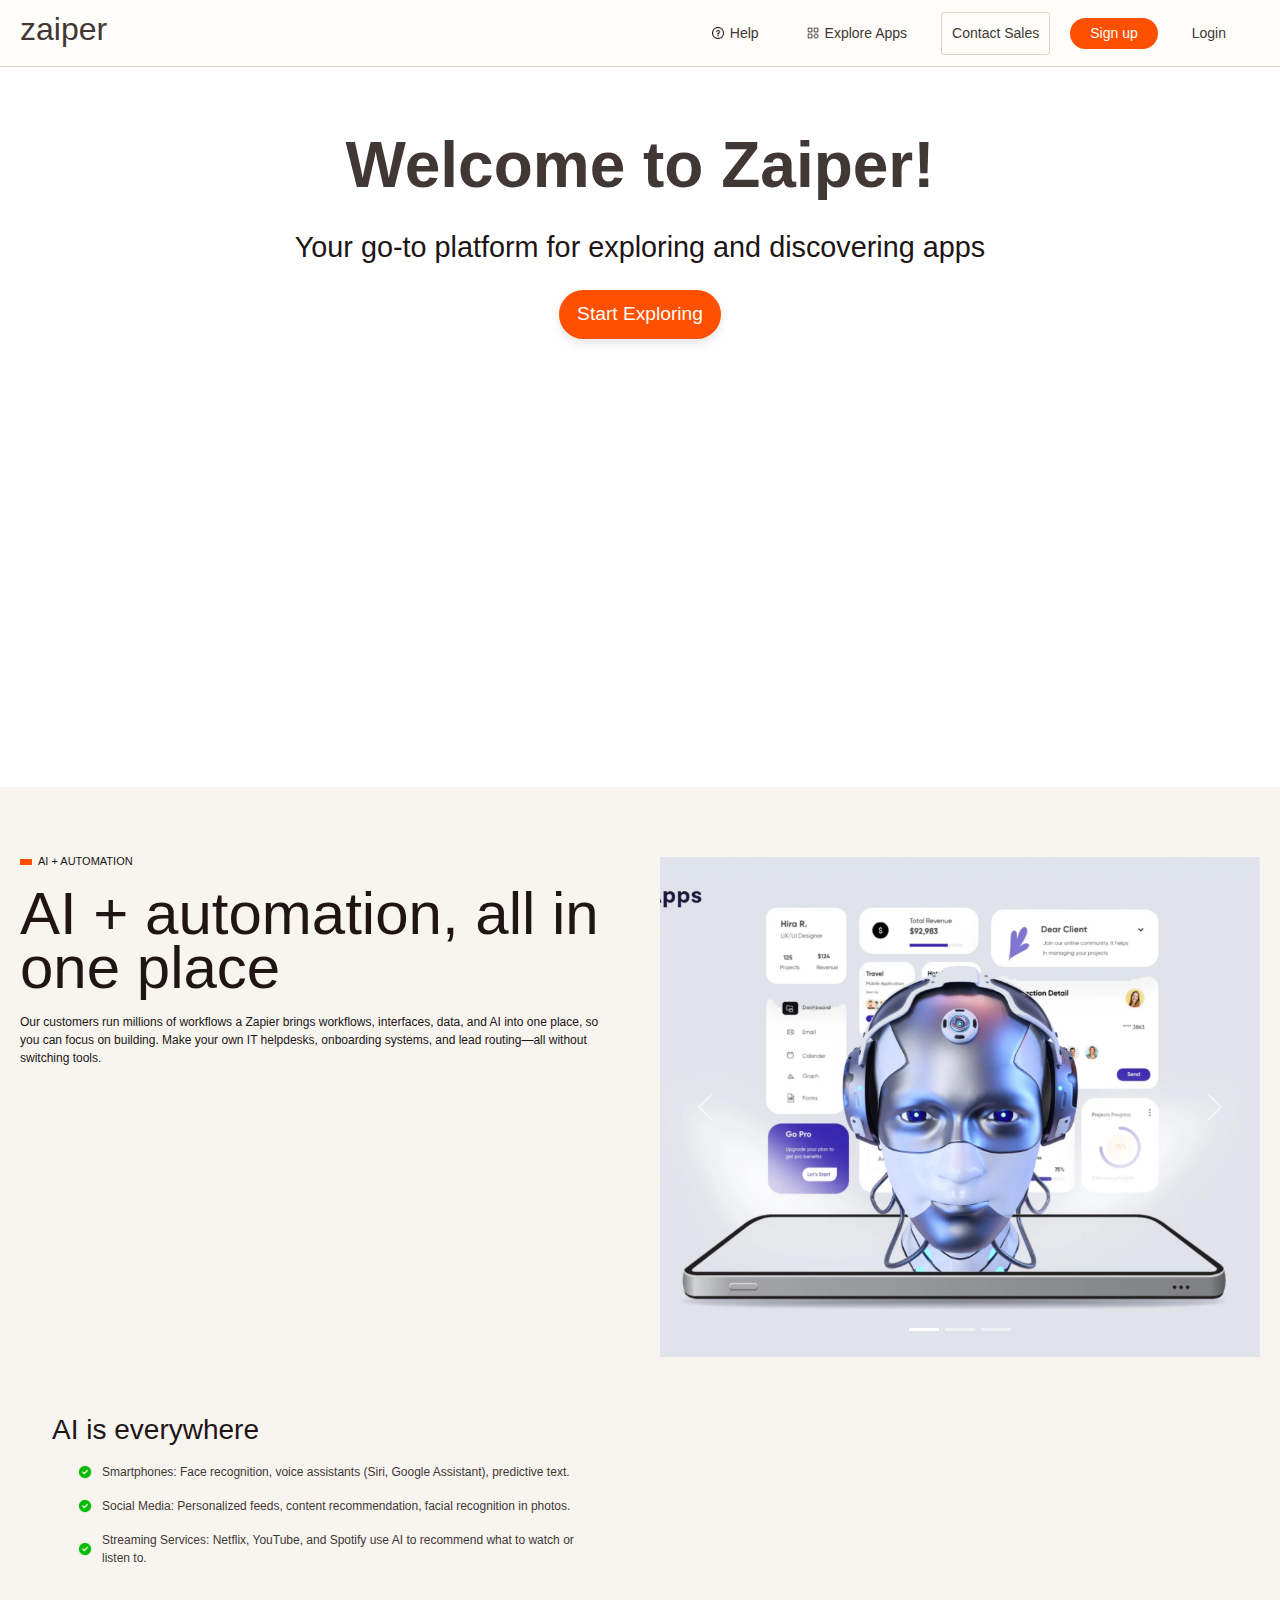
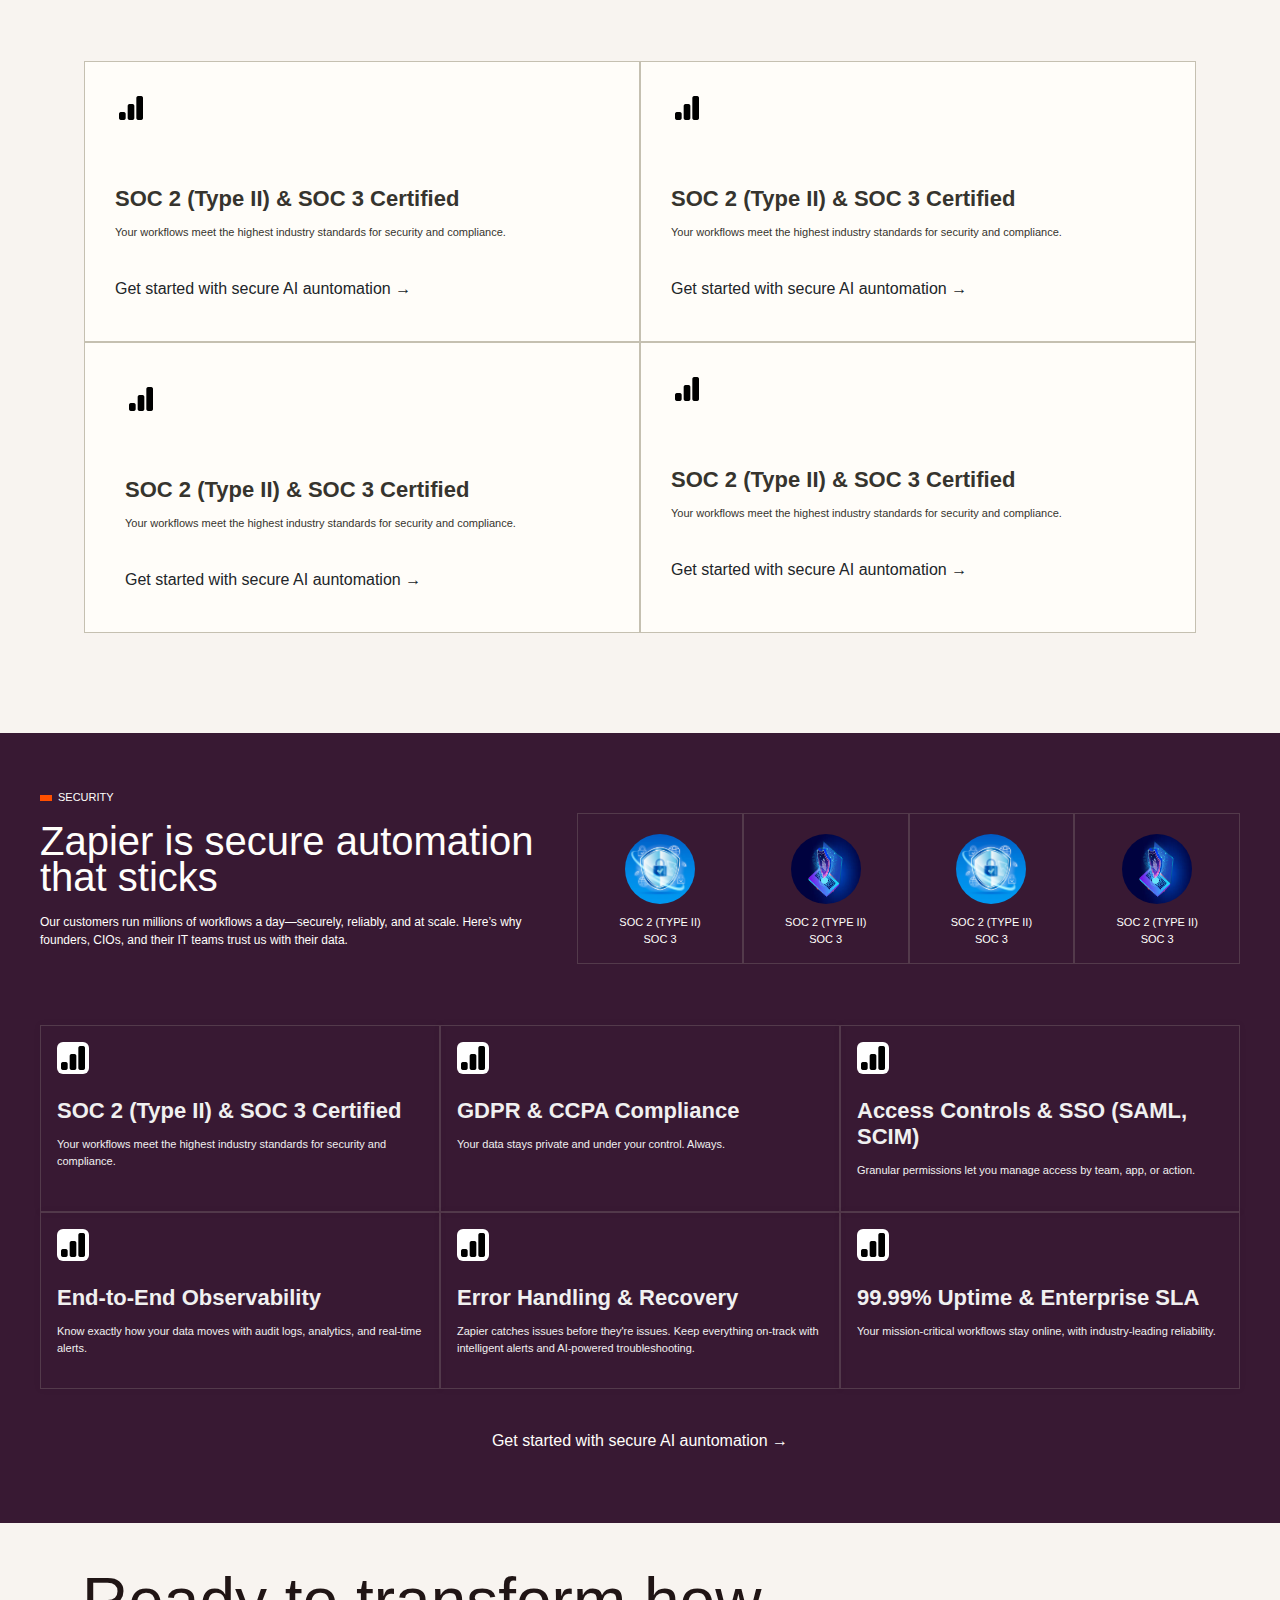
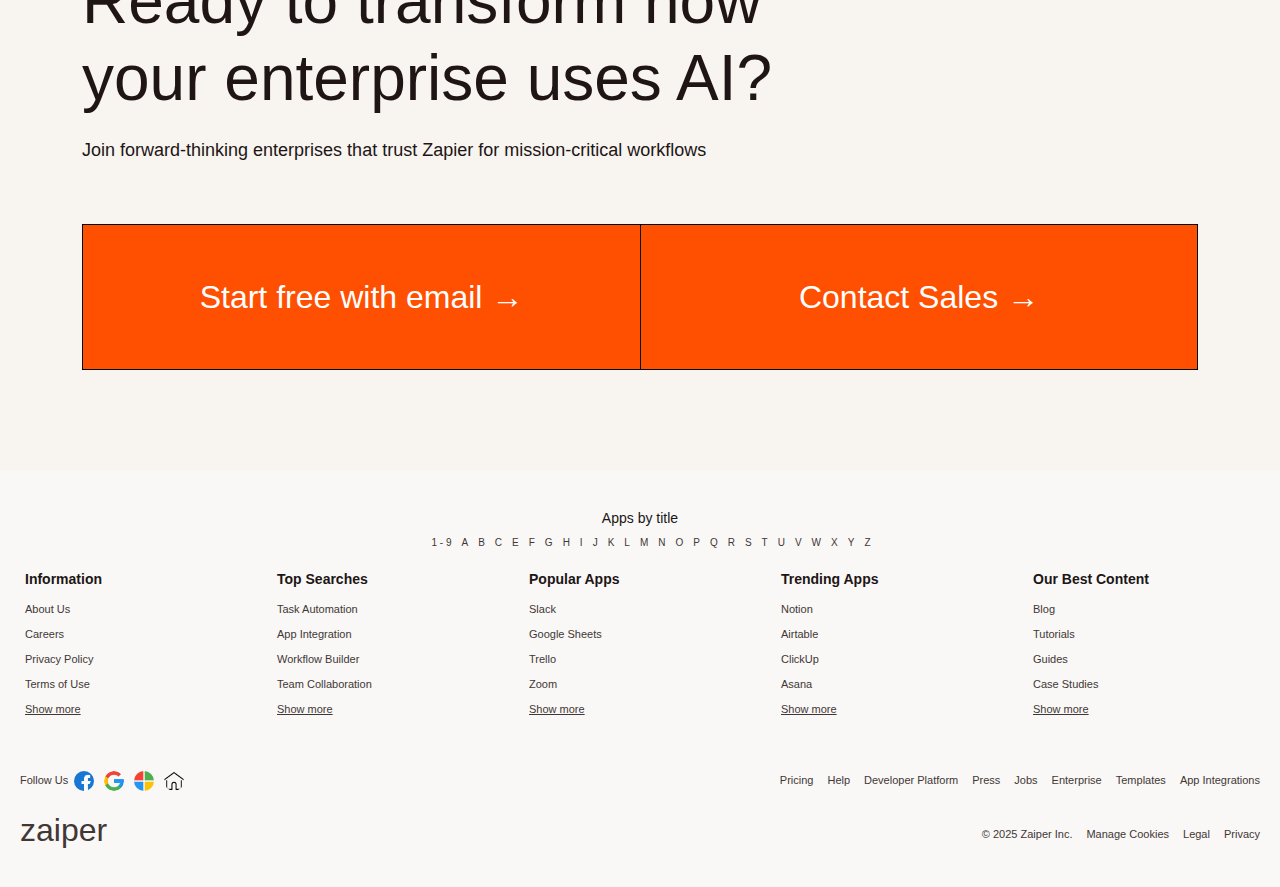
<file: index.html>
<!DOCTYPE html>
<html lang="en">

<head>
  <meta charset="UTF-8">
  <meta name="viewport" content="width=device-width, initial-scale=1.0">
  <title>Zaiper | Home</title>
  <!-- favicon-->
  <link rel="icon" type="image/x-icon" href="images/zapier.png">

  <link href="https://cdn.jsdelivr.net/npm/bootstrap@5.3.3/dist/css/bootstrap.min.css" rel="stylesheet">

  <script src="https://cdn.jsdelivr.net/npm/bootstrap@5.3.3/dist/js/bootstrap.bundle.min.js"></script>

  <link rel="stylesheet" href="home.css">
</head>

<body>
  <!-- navbar-->
  <div class="navbar">
    <div>
      <h2><a href="index.html" style="text-decoration: none; color: #413735;">zaiper</a></h2>
    </div>

    <ul>
      <li>
        <div style="display: flex; align-items: center; justify-content: center;" class="button1">
          <img src="images/information.png" width="12px" height="12px" style="margin-right: 6px;">
          <a href="help.html" style="text-decoration: none; color: #413735;">Help</a>
        </div>
      </li>
      <li>
        <div style="display: flex; align-items: center; justify-content: center;" class="button1">
          <img src="images/application.png" width="12px" height="12px" style="margin-right: 6px;">
          <a href="explore-apps.html" style="text-decoration: none; color: #413735;">Explore Apps</a>
        </div>
      </li>

      <li>
        <div class="contact" class="button1">
          <a href="contact.html" style="text-decoration: none; color: #413735;">Contact Sales</a>
        </div>
      </li>
      <li>
        <div class="sign-up">
          <a href="signup.html" style="text-decoration: none; color: #FFFDF9;">Sign up</a>
        </div>
      </li>
      <li>
        <div style="display: flex; align-items: center; justify-content: center;" class="button1">
          <a href="login.html" style="text-decoration: none; color: #413735;">Login</a>
        </div>
      </li>

    </ul>
  </div>

  <!-- Main Content -->
  <div class="content">
    <h1>Welcome to Zaiper!</h1>
    <p>Your go-to platform for exploring and discovering apps </p>
    <div class="explore">Start Exploring</div>
  </div>

  <div class="stories" style="padding-bottom: 50px; padding-top: 50px;">

    <div class="story-grid" style="margin-bottom: 30px;">
      <div>
        <div
          style="display: flex; flex-direction: row; align-items: center; gap: 6px; font-size: 11px; line-height: 0.9; text-transform: uppercase; margin-bottom: 20px; ">
          <div style="height: 6px; width: 12px; background-color: #FF4F00;"></div>
          <div>AI + automation</div>
        </div>
        <h2 style="font-family: Degular Display, sans-serif; font-size: 60px; font-weight: 540; line-height: 0.9;">
          AI + automation, all in one place
        </h2>

        <p style="font-size: 12px; padding-top: 10px; padding-bottom: 20px;">Our customers run millions of workflows a
          Zapier brings workflows, interfaces, data, and AI into one place, so you can focus on building. Make your own IT helpdesks, onboarding systems, and lead routing—all without switching tools.
        </p>

      </div>

      <!-- Carousel -->
<div id="demo" class="carousel slide" data-bs-ride="carousel">

  <!-- Indicators/dots -->
  <div class="carousel-indicators">
    <button type="button" data-bs-target="#demo" data-bs-slide-to="0" class="active"></button>
    <button type="button" data-bs-target="#demo" data-bs-slide-to="1"></button>
    <button type="button" data-bs-target="#demo" data-bs-slide-to="2"></button>
  </div>
  
  <!-- The slideshow/carousel -->
  <div class="carousel-inner">
    <div class="carousel-item active">
      <img src="images/image1.png" alt="ai ml" class="d-block" style="width:100%">
    </div>
    <div class="carousel-item">
      <img src="images/image4.png" alt="ai tool" class="d-block" style="width:100%">
    </div>
    <div class="carousel-item">
      <img src="images/image2.png" alt="ai" class="d-block" style="width:100%">
    </div>
  </div>
  
  <!-- Left and right controls/icons -->
  <button class="carousel-control-prev" type="button" data-bs-target="#demo" data-bs-slide="prev">
    <span class="carousel-control-prev-icon"></span>
  </button>
  <button class="carousel-control-next" type="button" data-bs-target="#demo" data-bs-slide="next">
    <span class="carousel-control-next-icon"></span>
  </button>
</div>

<div class="container-fluid mt-3">
  <h3 style="margin-left: 20px;">AI is everywhere</h3>
  <ul style="list-style-type: none; font-size: 12px; margin-left: 0px;">
    <li>
        <div style="display: flex; align-items: center; justify-content: start; color:#413735"
            class="button1">
            <img src="images/check.png" width="14px" height="14px" style="margin-right: 10px;">
            Smartphones: Face recognition, voice assistants (Siri, Google Assistant), predictive text.
        </div>
    </li>
    <li>
        <div style="display: flex; align-items: center; justify-content: start; color:#413735"
            class="button1">
            <img src="images/check.png" width="14px" height="14px" style="margin-right: 10px;">
            Social Media: Personalized feeds, content recommendation, facial recognition in photos.
        </div>
    </li>
    <li>
        <div style="display: flex; align-items: center; justify-content: start; color:#413735"
            class="button1">
            <img src="images/check.png" width="14px" height="14px" style="margin-right: 10px;">
            Streaming Services: Netflix, YouTube, and Spotify use AI to recommend what to watch or listen to.
        </div>
    </li>
</ul>
</div>
    </div>

    <div class="grid-container" style="grid-template-columns: repeat(2, 1fr); padding-bottom: 50px; width: 90%; margin: auto;">
      <div class="grid-item" style="background-color: #FFFDF9; padding: 30px; padding-bottom: 40px; box-shadow: none; border-color: #C5C0B1;">
        <img src="images/bar.png" alt="Sample 1" class="grid-image" style="margin-bottom: 50px; background-color: transparent;">
        <h3 class="grid-header" style="color: #36342e; font-weight: 560;">SOC 2 (Type II) & SOC 3 Certified</h3>
        <p class="grid-text" style="color: #36342e;">Your workflows meet the highest industry standards for security and compliance.</p>

        <div class="btn-security">Get started with secure AI auntomation &#8594;</div>

      </div>

      <div class="grid-item" style="background-color: #FFFDF9; padding: 30px; padding-bottom: 40px; box-shadow: none; border-color: #C5C0B1;">
        <img src="images/bar.png" alt="Sample 1" class="grid-image" style="margin-bottom: 50px; background-color: transparent;">
        <h3 class="grid-header" style="color: #36342e; font-weight: 560;">SOC 2 (Type II) & SOC 3 Certified</h3>
        <p class="grid-text" style="color: #36342e;">Your workflows meet the highest industry standards for security and compliance.</p>

        <div class="btn-security">Get started with secure AI auntomation &#8594;</div>

      </div>

      <div class="grid-item" style="background-color: #FFFDF9; padding: 40px; padding-bottom: 56pxpx; box-shadow: none; border-color: #C5C0B1;">
        <img src="images/bar.png" alt="Sample 1" class="grid-image" style="margin-bottom: 50px; background-color: transparent;">
        <h3 class="grid-header" style="color: #36342e; font-weight: 560;">SOC 2 (Type II) & SOC 3 Certified</h3>
        <p class="grid-text" style="color: #36342e;">Your workflows meet the highest industry standards for security and compliance.</p>

        <div class="btn-security">Get started with secure AI auntomation &#8594;</div>

      </div>

      <div class="grid-item" style="background-color: #FFFDF9; padding: 30px; padding-bottom: 40px; box-shadow: none; border-color: #C5C0B1;">
        <img src="images/bar.png" alt="Sample 1" class="grid-image" style="margin-bottom: 50px; background-color: transparent;">
        <h3 class="grid-header" style="color: #36342e; font-weight: 560;">SOC 2 (Type II) & SOC 3 Certified</h3>
        <p class="grid-text" style="color: #36342e;">Your workflows meet the highest industry standards for security and compliance.</p>

        <div class="btn-security">Get started with secure AI auntomation &#8594;</div>

      </div>

    </div>

  </div>

  <!--Security section-->
  <div class="security">

    <div class="security-grid">
      <div>
        <div
          style="display: flex; flex-direction: row; align-items: center; gap: 6px; font-size: 11px; line-height: 0.9; text-transform: uppercase; margin-bottom: 20px; ">
          <div style="height: 6px; width: 12px; background-color: #FF4F00;"></div>
          <div>Security</div>
        </div>
        <h2 style="font-family: Degular Display, sans-serif; font-size: 40px; font-weight: 500; line-height: 0.9;">
          Zapier is secure automation that sticks
        </h2>

        <p style="font-size: 12px; padding-top: 10px; padding-bottom: 20px;">Our customers run millions of workflows a
          day—securely, reliably, and at scale. Here’s why founders, CIOs, and their IT teams trust us with their data.
        </p>

      </div>

      <div class="box-style">
        <div class="box-style-1">
          <div><img src="images/security1.png" alt="" class="image"></div>
          <p class="para">SOC 2 (TYPE II)<br> SOC 3</p>
        </div>
        <div class="box-style-1">
          <img src="images/security2.png" alt="" class="image">
          <p class="para">SOC 2 (TYPE II)<br> SOC 3</p>
        </div>
        <div class="box-style-1">
          <img src="images/security1.png" alt="" class="image">
          <p class="para">SOC 2 (TYPE II)<br> SOC 3</p>
        </div>
        <div class="box-style-1">
          <img src="images/security2.png" alt="" class="image">
          <p class="para">SOC 2 (TYPE II)<br> SOC 3</p>
        </div>
      </div>
    </div>

    <div class="grid-container">
      <div class="grid-item">
        <img src="images/bar.png" alt="Sample 1" class="grid-image">
        <h3 class="grid-header">SOC 2 (Type II) & SOC 3 Certified</h3>
        <p class="grid-text">Your workflows meet the highest industry standards for security and compliance.</p>
      </div>

      <div class="grid-item">
        <img src="images/bar.png" alt="Sample 2" class="grid-image">
        <h3 class="grid-header">GDPR & CCPA Compliance</h3>
        <p class="grid-text">Your data stays private and under your control. Always.</p>
      </div>

      <div class="grid-item">
        <img src="images/bar.png" alt="Sample 3" class="grid-image">
        <h3 class="grid-header">Access Controls & SSO (SAML, SCIM)</h3>
        <p class="grid-text">Granular permissions let you manage access by team, app, or action.</p>
      </div>

      <div class="grid-item">
        <img src="images/bar.png" alt="Sample 4" class="grid-image">
        <h3 class="grid-header">End-to-End Observability</h3>
        <p class="grid-text">Know exactly how your data moves with audit logs, analytics, and real-time alerts.</p>
      </div>

      <div class="grid-item">
        <img src="images/bar.png" alt="Sample 5" class="grid-image">
        <h3 class="grid-header">Error Handling & Recovery</h3>
        <p class="grid-text">Zapier catches issues before they're issues. Keep everything on-track with intelligent
          alerts and AI-powered troubleshooting.</p>
      </div>

      <div class="grid-item">
        <img src="images/bar.png" alt="Sample 6" class="grid-image">
        <h3 class="grid-header">99.99% Uptime & Enterprise SLA</h3>
        <p class="grid-text">Your mission-critical workflows stay online, with industry-leading reliability.</p>
      </div>

    </div>
    <div class="btn-security">Get started with secure AI auntomation &#8594;</div>

  </div>

  <!--hero section-->
  <div class="hero-section">
    <div style="width: 90%; margin: auto;">
      <h1>Ready to transform how <br>your enterprise uses AI?</h1>
      <p>Join forward-thinking enterprises that trust Zapier for mission-critical workflows</p>
      <div class="hero-buttons">
        <div class="btn-primary" style="border-right: none;">Start free with email &#8594;</div>
        <div class="btn-secondary">Contact Sales &#8594;</div>
      </div>
    </div>

  </div>

  <!-- Sticky Footer -->
  <footer class="footer">
    <div class="footer-row-1">
      <h4>Apps by title</h4>
      <ul>
        <li><a href="#">1 - 9</a></li>
        <li><a href="#">A</a></li>
        <li><a href="#">B</a></li>
        <li><a href="#">C</a></li>
        <li><a href="#">E</a></li>
        <li><a href="#">F</a></li>
        <li><a href="#">G</a></li>
        <li><a href="#">H</a></li>
        <li><a href="#">I</a></li>
        <li><a href="#">J</a></li>
        <li><a href="#">K</a></li>
        <li><a href="#">L</a></li>
        <li><a href="#">M</a></li>
        <li><a href="#">N</a></li>
        <li><a href="#">O</a></li>
        <li><a href="#">P</a></li>
        <li><a href="#">Q</a></li>
        <li><a href="#">R</a></li>
        <li><a href="#">S</a></li>
        <li><a href="#">T</a></li>
        <li><a href="#">U</a></li>
        <li><a href="#">V</a></li>
        <li><a href="#">W</a></li>
        <li><a href="#">X</a></li>
        <li><a href="#">Y</a></li>
        <li><a href="#">Z</a></li>

      </ul>
    </div>
    <div class="footer-columns">
      <div class="footer-col">
        <h4>Information</h4>
        <ul>
          <li><a href="#">About Us</a></li>
          <li><a href="#">Careers</a></li>
          <li><a href="#">Privacy Policy</a></li>
          <li><a href="#">Terms of Use</a></li>
          <li><a href="#" style="text-decoration: underline;">Show more</a></li>
        </ul>
      </div>
      <div class="footer-col">
        <h4>Top Searches</h4>
        <ul>
          <li><a href="#">Task Automation</a></li>
          <li><a href="#">App Integration</a></li>
          <li><a href="#">Workflow Builder</a></li>
          <li><a href="#">Team Collaboration</a></li>
          <li><a href="#" style="text-decoration: underline;">Show more</a></li>
        </ul>
      </div>
      <div class="footer-col">
        <h4>Popular Apps</h4>
        <ul>
          <li><a href="#">Slack</a></li>
          <li><a href="#">Google Sheets</a></li>
          <li><a href="#">Trello</a></li>
          <li><a href="#">Zoom</a></li>
          <li><a href="#" style="text-decoration: underline;">Show more</a></li>
        </ul>
      </div>
      <div class="footer-col">
        <h4>Trending Apps</h4>
        <ul>
          <li><a href="#">Notion</a></li>
          <li><a href="#">Airtable</a></li>
          <li><a href="#">ClickUp</a></li>
          <li><a href="#">Asana</a></li>
          <li><a href="#" style="text-decoration: underline;">Show more</a></li>
        </ul>
      </div>
      <div class="footer-col">
        <h4>Our Best Content</h4>
        <ul>
          <li><a href="#">Blog</a></li>
          <li><a href="#">Tutorials</a></li>
          <li><a href="#">Guides</a></li>
          <li><a href="#">Case Studies</a></li>
          <li><a href="#" style="text-decoration: underline;">Show more</a></li>
        </ul>
      </div>
    </div>


    <div class="footer-follow">
      <div style="display: flex; justify-content: start; align-items: center; gap: 6px;">
        <div>
          <h4>Follow Us</h4>
        </div>
        <div class="social-icons">
          <div><a href="#"><img src="images/facebook (1).png" alt="Facebook"></a></div>
          <div><a href="#"><img src="images/google-symbol.png" alt="Twitter"></a></div>
          <div><a href="#"><img src="images/microsoft.png" alt="Instagram"></a></div>
          <div><a href="#"><img src="images/home (1).png" alt="LinkedIn"></a></div>
        </div>
      </div>

      <div class="div-option">
        <a href="#">Pricing</a>
        <a href="#">Help</a>
        <a href="#">Developer Platform</a>
        <a href="#">Press</a>
        <a href="#">Jobs</a>
        <a href="#">Enterprise</a>
        <a href="#">Templates</a>
        <a href="#">App Integrations</a>
      </div>


    </div>

    <div class="footer-follow" style="padding-top: 20px; padding-bottom: 10px;">
      <div style="display: flex; justify-content: start; align-items: center; gap: 6px;">
        <div>
          <h2><a href="home.html" style="text-decoration: none; color: #413735;">zaiper</a></h2>
        </div>
      </div>

      <div class="div-option">
        <div style="color: #413735; font-size: 11px;">&copy; 2025 Zaiper Inc.</div>
        <a href="#">Manage Cookies</a>
        <a href="#">Legal</a>
        <a href="#">Privacy</a>

      </div>

    </div>

  </footer>

</body>

</html>
</file>
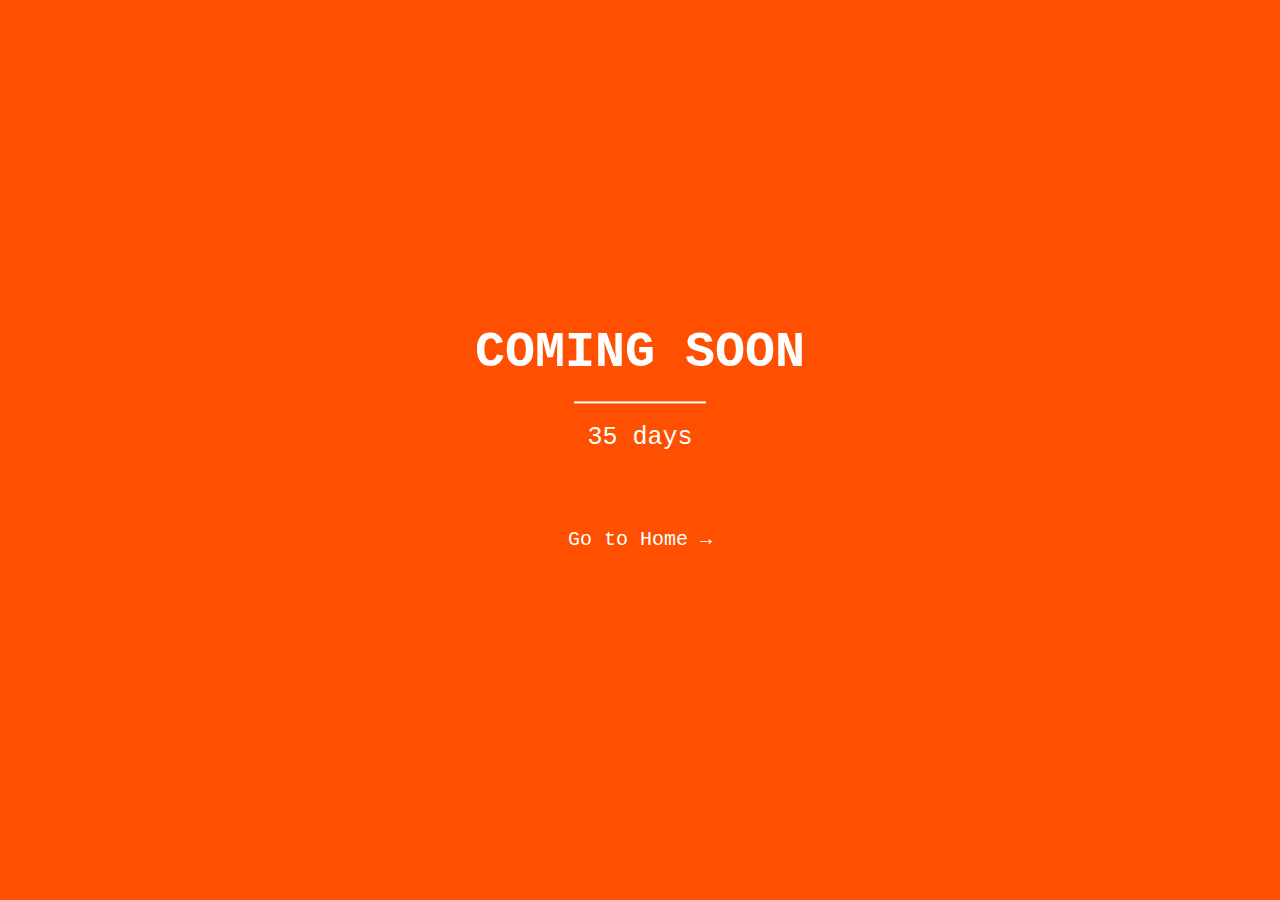
<file: contact.html>
<!DOCTYPE html>
<html lang="en">

<head>
    <meta charset="UTF-8">
    <meta name="viewport" content="width=device-width, initial-scale=1.0">
    <title>Coming Soon</title>
    <style>
        * {
            box-sizing: border-box;
            margin: 0;
            padding: 0;
        }

        html, body {
            height: 100%;
            font-family: "Courier New", Courier, monospace;
            color: white;
        }

        .bgimg {
            background-color: #ff4f00;
            height: 100%;
            background-position: center;
            background-size: cover;
            position: relative;
            text-align: center;
            font-size: 25px;
            display: flex;
            flex-direction: column;
            justify-content: center;
            align-items: center;
        }

        .middle {
            transform: translateY(-20%);
        }

        hr {
            margin: 20px auto;
            width: 40%;
            border: 1px solid white;
        }

        .home-link {
    margin-top: 50px;
    font-size: 20px;
}

.home-link a {
    color: white;
    text-decoration: none;
    display: inline-block; /* Ensures transform scales the element properly */
    transition: transform 0.2s ease;
}

.home-link a:hover {
    transform: scale(1.2);
}

    </style>
</head>

<body>
    <div class="bgimg">
        <div class="middle">
            <h1>COMING SOON</h1>
            <hr>
            <p>35 days</p>
        </div>
        <div class="home-link">
            <a href="index.html">Go to Home &#8594;</a>
        </div>
    </div>
</body>

</html>
</file>
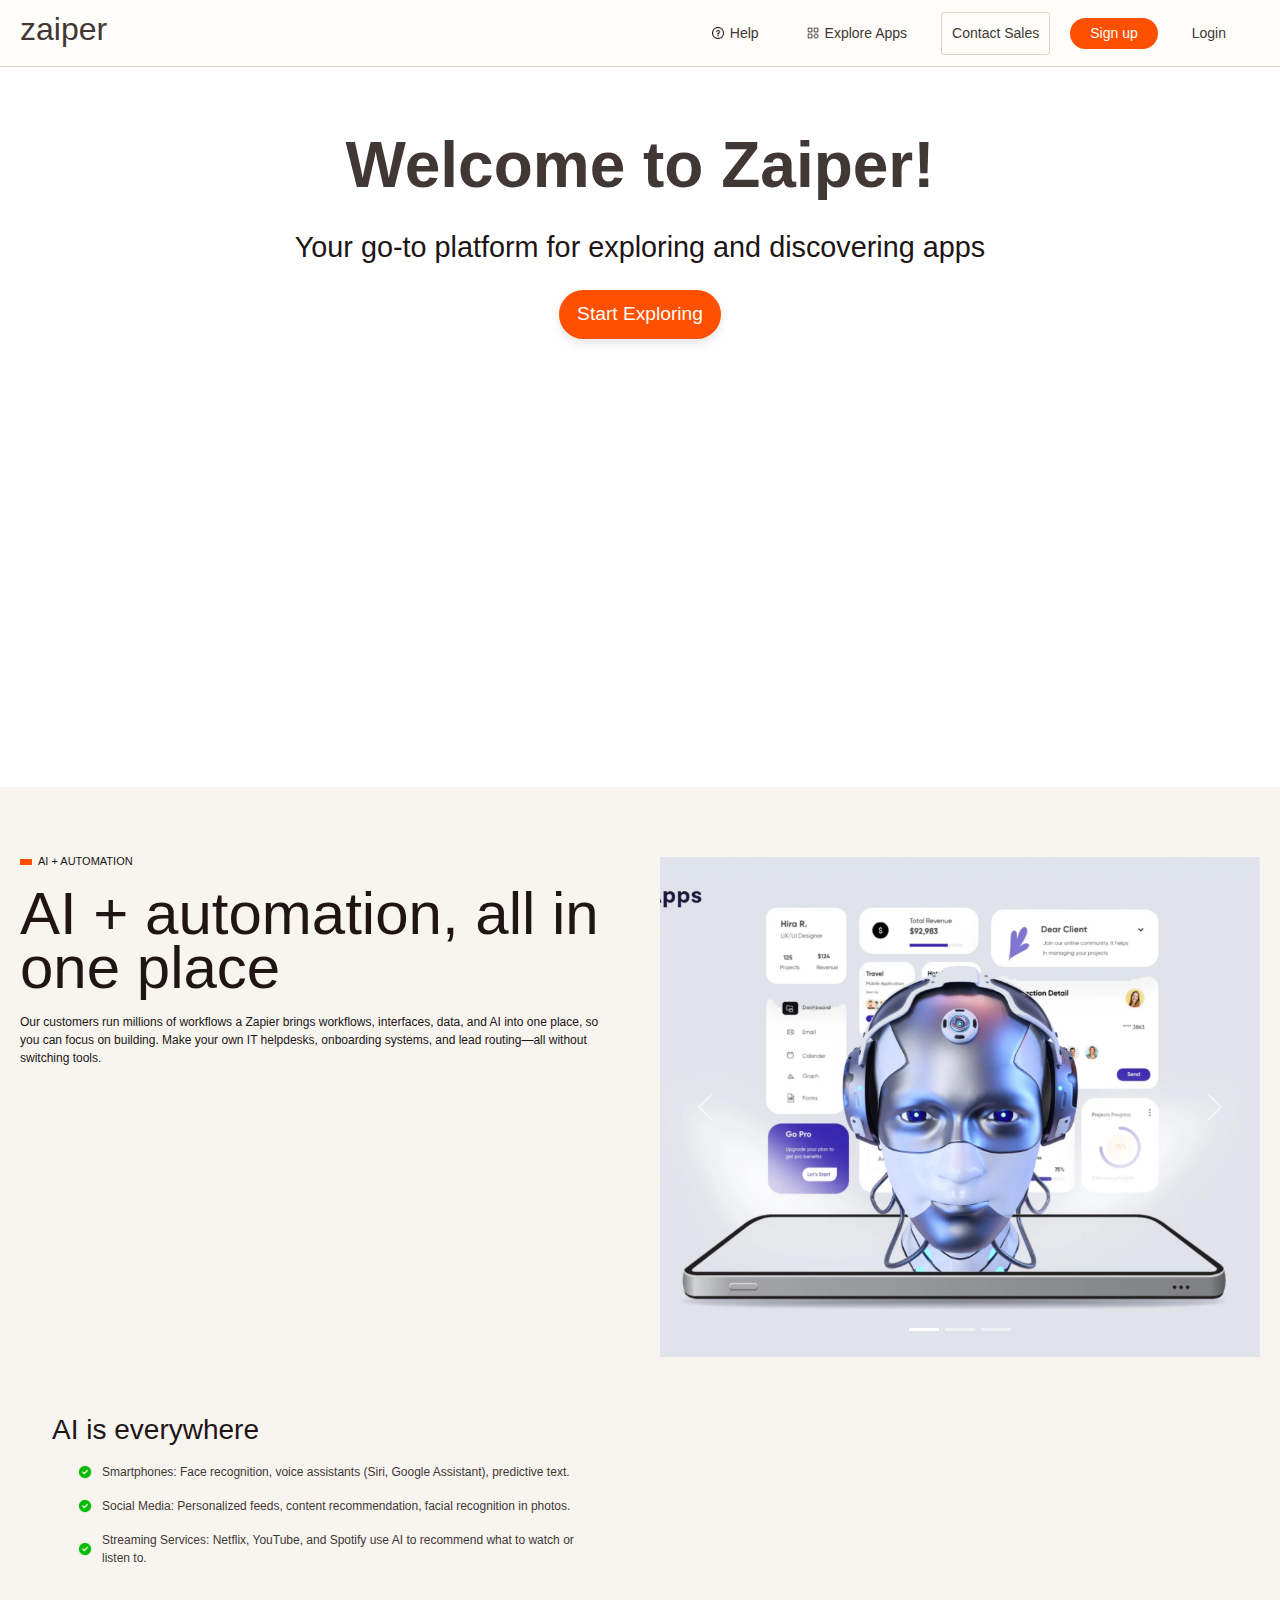
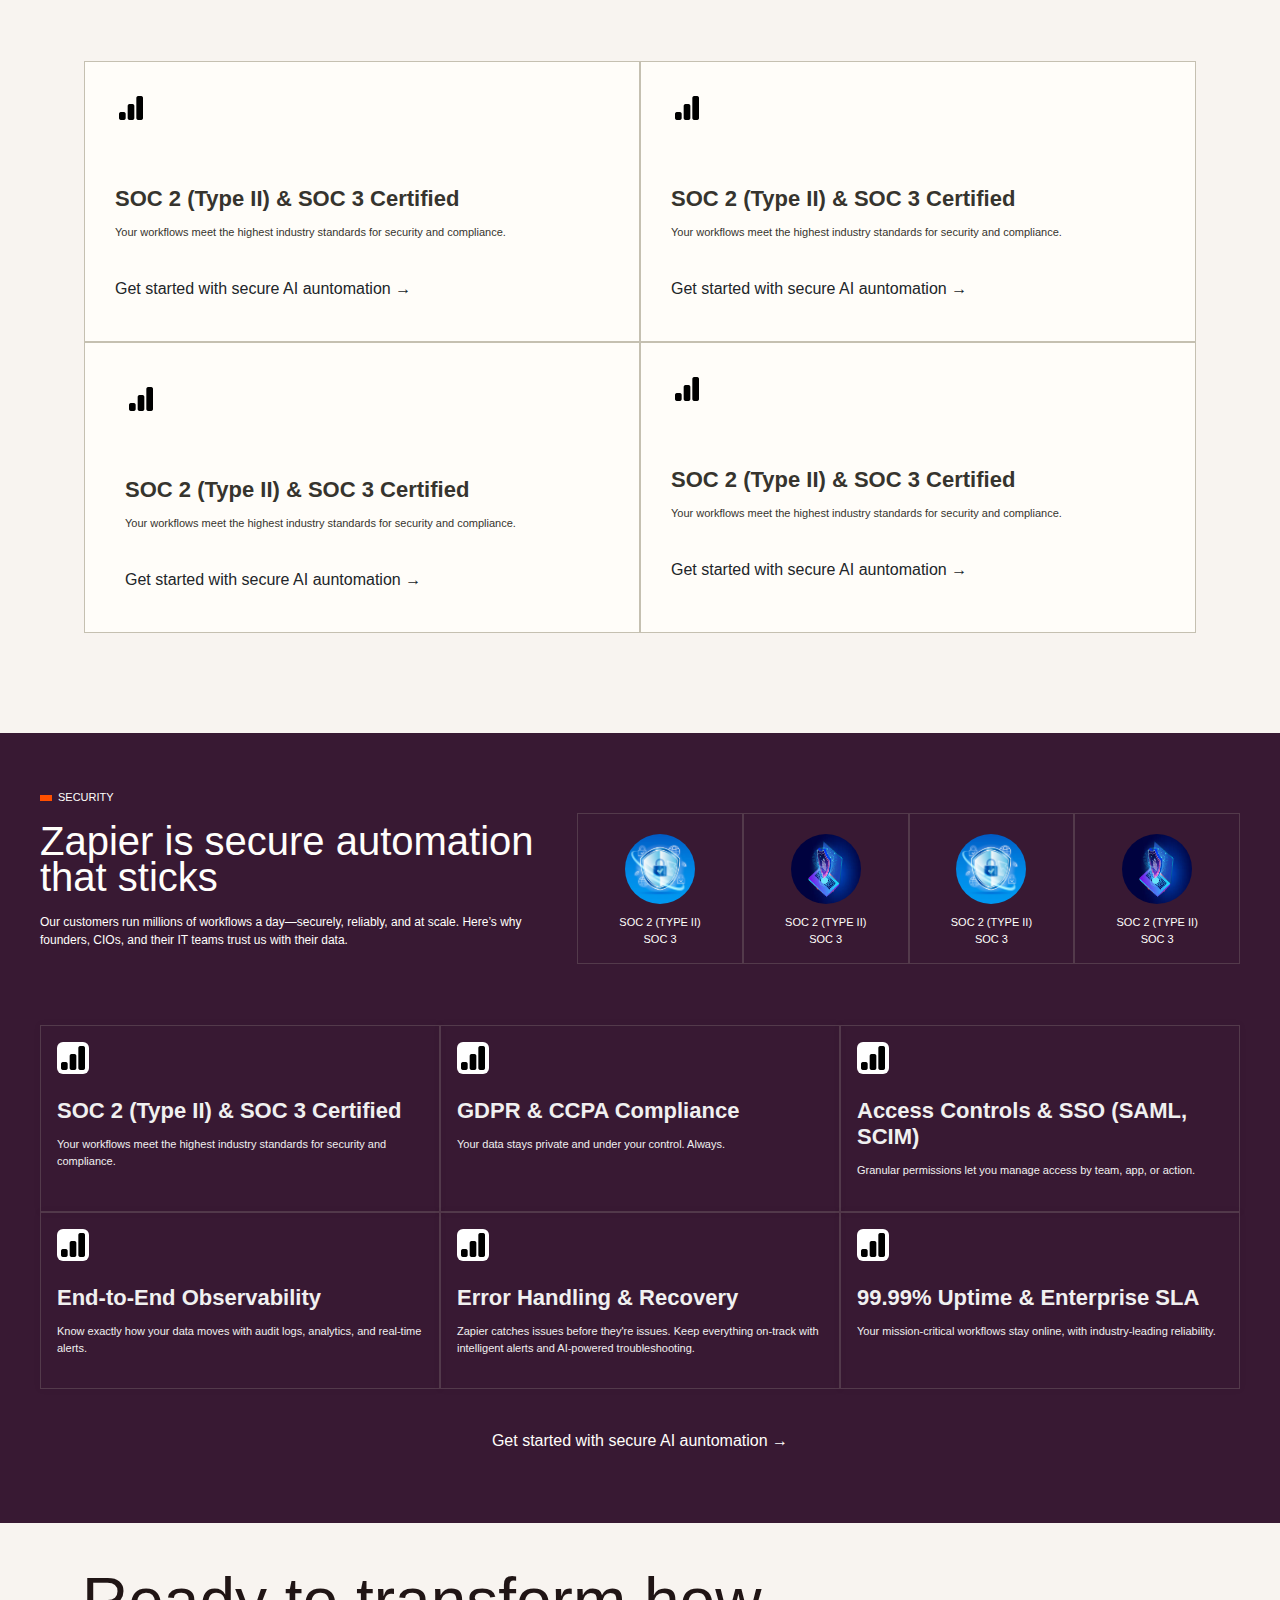
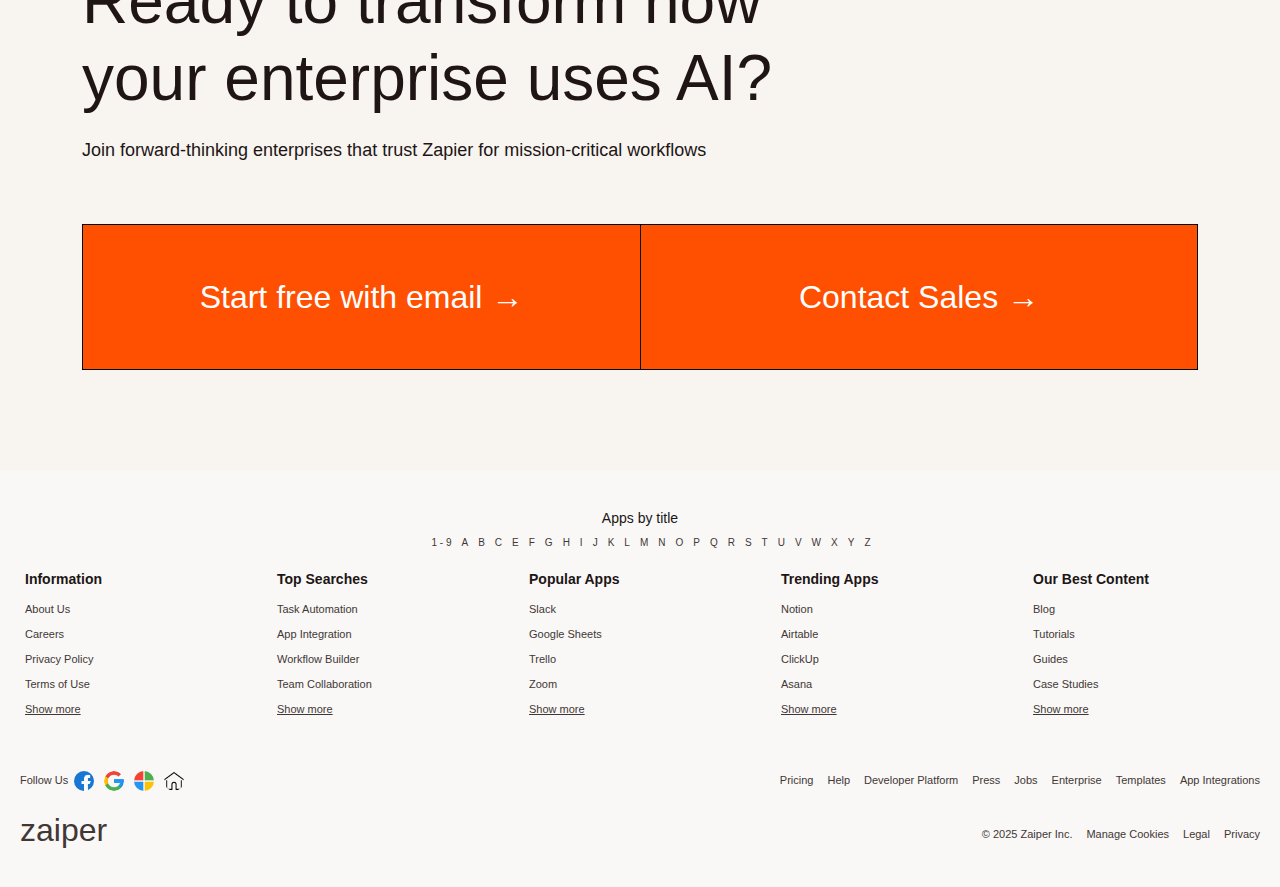
<file: home.html>
<!DOCTYPE html>
<html lang="en">

<head>
  <meta charset="UTF-8">
  <meta name="viewport" content="width=device-width, initial-scale=1.0">
  <title>Zaiper | Home</title>
  <!-- favicon-->
  <link rel="icon" type="image/x-icon" href="images/zapier.png">

  <link href="https://cdn.jsdelivr.net/npm/bootstrap@5.3.3/dist/css/bootstrap.min.css" rel="stylesheet">

  <script src="https://cdn.jsdelivr.net/npm/bootstrap@5.3.3/dist/js/bootstrap.bundle.min.js"></script>

  <link rel="stylesheet" href="home.css">
</head>

<body>
  <!-- navbar-->
  <div class="navbar">
    <div>
      <h2><a href="home.html" style="text-decoration: none; color: #413735;">zaiper</a></h2>
    </div>

    <ul>
      <li>
        <div style="display: flex; align-items: center; justify-content: center;" class="button1">
          <img src="images/information.png" width="12px" height="12px" style="margin-right: 6px;">
          <a href="help.html" style="text-decoration: none; color: #413735;">Help</a>
        </div>
      </li>
      <li>
        <div style="display: flex; align-items: center; justify-content: center;" class="button1">
          <img src="images/application.png" width="12px" height="12px" style="margin-right: 6px;">
          <a href="explore-apps.html" style="text-decoration: none; color: #413735;">Explore Apps</a>
        </div>
      </li>

      <li>
        <div class="contact" class="button1">
          <a href="contact.html" style="text-decoration: none; color: #413735;">Contact Sales</a>
        </div>
      </li>
      <li>
        <div class="sign-up">
          <a href="signup.html" style="text-decoration: none; color: #FFFDF9;">Sign up</a>
        </div>
      </li>
      <li>
        <div style="display: flex; align-items: center; justify-content: center;" class="button1">
          <a href="login.html" style="text-decoration: none; color: #413735;">Login</a>
        </div>
      </li>

    </ul>
  </div>

  <!-- Main Content -->
  <div class="content">
    <h1>Welcome to Zaiper!</h1>
    <p>Your go-to platform for exploring and discovering apps </p>
    <div class="explore">Start Exploring</div>
  </div>

  <div class="stories" style="padding-bottom: 50px; padding-top: 50px;">

    <div class="story-grid" style="margin-bottom: 30px;">
      <div>
        <div
          style="display: flex; flex-direction: row; align-items: center; gap: 6px; font-size: 11px; line-height: 0.9; text-transform: uppercase; margin-bottom: 20px; ">
          <div style="height: 6px; width: 12px; background-color: #FF4F00;"></div>
          <div>AI + automation</div>
        </div>
        <h2 style="font-family: Degular Display, sans-serif; font-size: 60px; font-weight: 540; line-height: 0.9;">
          AI + automation, all in one place
        </h2>

        <p style="font-size: 12px; padding-top: 10px; padding-bottom: 20px;">Our customers run millions of workflows a
          Zapier brings workflows, interfaces, data, and AI into one place, so you can focus on building. Make your own IT helpdesks, onboarding systems, and lead routing—all without switching tools.
        </p>

      </div>

      <!-- Carousel -->
<div id="demo" class="carousel slide" data-bs-ride="carousel">

  <!-- Indicators/dots -->
  <div class="carousel-indicators">
    <button type="button" data-bs-target="#demo" data-bs-slide-to="0" class="active"></button>
    <button type="button" data-bs-target="#demo" data-bs-slide-to="1"></button>
    <button type="button" data-bs-target="#demo" data-bs-slide-to="2"></button>
  </div>
  
  <!-- The slideshow/carousel -->
  <div class="carousel-inner">
    <div class="carousel-item active">
      <img src="images/image1.png" alt="ai ml" class="d-block" style="width:100%">
    </div>
    <div class="carousel-item">
      <img src="images/image4.png" alt="ai tool" class="d-block" style="width:100%">
    </div>
    <div class="carousel-item">
      <img src="images/image2.png" alt="ai" class="d-block" style="width:100%">
    </div>
  </div>
  
  <!-- Left and right controls/icons -->
  <button class="carousel-control-prev" type="button" data-bs-target="#demo" data-bs-slide="prev">
    <span class="carousel-control-prev-icon"></span>
  </button>
  <button class="carousel-control-next" type="button" data-bs-target="#demo" data-bs-slide="next">
    <span class="carousel-control-next-icon"></span>
  </button>
</div>

<div class="container-fluid mt-3">
  <h3 style="margin-left: 20px;">AI is everywhere</h3>
  <ul style="list-style-type: none; font-size: 12px; margin-left: 0px;">
    <li>
        <div style="display: flex; align-items: center; justify-content: start; color:#413735"
            class="button1">
            <img src="images/check.png" width="14px" height="14px" style="margin-right: 10px;">
            Smartphones: Face recognition, voice assistants (Siri, Google Assistant), predictive text.
        </div>
    </li>
    <li>
        <div style="display: flex; align-items: center; justify-content: start; color:#413735"
            class="button1">
            <img src="images/check.png" width="14px" height="14px" style="margin-right: 10px;">
            Social Media: Personalized feeds, content recommendation, facial recognition in photos.
        </div>
    </li>
    <li>
        <div style="display: flex; align-items: center; justify-content: start; color:#413735"
            class="button1">
            <img src="images/check.png" width="14px" height="14px" style="margin-right: 10px;">
            Streaming Services: Netflix, YouTube, and Spotify use AI to recommend what to watch or listen to.
        </div>
    </li>
</ul>
</div>
    </div>

    <div class="grid-container" style="grid-template-columns: repeat(2, 1fr); padding-bottom: 50px; width: 90%; margin: auto;">
      <div class="grid-item" style="background-color: #FFFDF9; padding: 30px; padding-bottom: 40px; box-shadow: none; border-color: #C5C0B1;">
        <img src="images/bar.png" alt="Sample 1" class="grid-image" style="margin-bottom: 50px; background-color: transparent;">
        <h3 class="grid-header" style="color: #36342e; font-weight: 560;">SOC 2 (Type II) & SOC 3 Certified</h3>
        <p class="grid-text" style="color: #36342e;">Your workflows meet the highest industry standards for security and compliance.</p>

        <div class="btn-security">Get started with secure AI auntomation &#8594;</div>

      </div>

      <div class="grid-item" style="background-color: #FFFDF9; padding: 30px; padding-bottom: 40px; box-shadow: none; border-color: #C5C0B1;">
        <img src="images/bar.png" alt="Sample 1" class="grid-image" style="margin-bottom: 50px; background-color: transparent;">
        <h3 class="grid-header" style="color: #36342e; font-weight: 560;">SOC 2 (Type II) & SOC 3 Certified</h3>
        <p class="grid-text" style="color: #36342e;">Your workflows meet the highest industry standards for security and compliance.</p>

        <div class="btn-security">Get started with secure AI auntomation &#8594;</div>

      </div>

      <div class="grid-item" style="background-color: #FFFDF9; padding: 40px; padding-bottom: 56pxpx; box-shadow: none; border-color: #C5C0B1;">
        <img src="images/bar.png" alt="Sample 1" class="grid-image" style="margin-bottom: 50px; background-color: transparent;">
        <h3 class="grid-header" style="color: #36342e; font-weight: 560;">SOC 2 (Type II) & SOC 3 Certified</h3>
        <p class="grid-text" style="color: #36342e;">Your workflows meet the highest industry standards for security and compliance.</p>

        <div class="btn-security">Get started with secure AI auntomation &#8594;</div>

      </div>

      <div class="grid-item" style="background-color: #FFFDF9; padding: 30px; padding-bottom: 40px; box-shadow: none; border-color: #C5C0B1;">
        <img src="images/bar.png" alt="Sample 1" class="grid-image" style="margin-bottom: 50px; background-color: transparent;">
        <h3 class="grid-header" style="color: #36342e; font-weight: 560;">SOC 2 (Type II) & SOC 3 Certified</h3>
        <p class="grid-text" style="color: #36342e;">Your workflows meet the highest industry standards for security and compliance.</p>

        <div class="btn-security">Get started with secure AI auntomation &#8594;</div>

      </div>

    </div>

  </div>

  <!--Security section-->
  <div class="security">

    <div class="security-grid">
      <div>
        <div
          style="display: flex; flex-direction: row; align-items: center; gap: 6px; font-size: 11px; line-height: 0.9; text-transform: uppercase; margin-bottom: 20px; ">
          <div style="height: 6px; width: 12px; background-color: #FF4F00;"></div>
          <div>Security</div>
        </div>
        <h2 style="font-family: Degular Display, sans-serif; font-size: 40px; font-weight: 500; line-height: 0.9;">
          Zapier is secure automation that sticks
        </h2>

        <p style="font-size: 12px; padding-top: 10px; padding-bottom: 20px;">Our customers run millions of workflows a
          day—securely, reliably, and at scale. Here’s why founders, CIOs, and their IT teams trust us with their data.
        </p>

      </div>

      <div class="box-style">
        <div class="box-style-1">
          <div><img src="images/security1.png" alt="" class="image"></div>
          <p class="para">SOC 2 (TYPE II)<br> SOC 3</p>
        </div>
        <div class="box-style-1">
          <img src="images/security2.png" alt="" class="image">
          <p class="para">SOC 2 (TYPE II)<br> SOC 3</p>
        </div>
        <div class="box-style-1">
          <img src="images/security1.png" alt="" class="image">
          <p class="para">SOC 2 (TYPE II)<br> SOC 3</p>
        </div>
        <div class="box-style-1">
          <img src="images/security2.png" alt="" class="image">
          <p class="para">SOC 2 (TYPE II)<br> SOC 3</p>
        </div>
      </div>
    </div>

    <div class="grid-container">
      <div class="grid-item">
        <img src="images/bar.png" alt="Sample 1" class="grid-image">
        <h3 class="grid-header">SOC 2 (Type II) & SOC 3 Certified</h3>
        <p class="grid-text">Your workflows meet the highest industry standards for security and compliance.</p>
      </div>

      <div class="grid-item">
        <img src="images/bar.png" alt="Sample 2" class="grid-image">
        <h3 class="grid-header">GDPR & CCPA Compliance</h3>
        <p class="grid-text">Your data stays private and under your control. Always.</p>
      </div>

      <div class="grid-item">
        <img src="images/bar.png" alt="Sample 3" class="grid-image">
        <h3 class="grid-header">Access Controls & SSO (SAML, SCIM)</h3>
        <p class="grid-text">Granular permissions let you manage access by team, app, or action.</p>
      </div>

      <div class="grid-item">
        <img src="images/bar.png" alt="Sample 4" class="grid-image">
        <h3 class="grid-header">End-to-End Observability</h3>
        <p class="grid-text">Know exactly how your data moves with audit logs, analytics, and real-time alerts.</p>
      </div>

      <div class="grid-item">
        <img src="images/bar.png" alt="Sample 5" class="grid-image">
        <h3 class="grid-header">Error Handling & Recovery</h3>
        <p class="grid-text">Zapier catches issues before they're issues. Keep everything on-track with intelligent
          alerts and AI-powered troubleshooting.</p>
      </div>

      <div class="grid-item">
        <img src="images/bar.png" alt="Sample 6" class="grid-image">
        <h3 class="grid-header">99.99% Uptime & Enterprise SLA</h3>
        <p class="grid-text">Your mission-critical workflows stay online, with industry-leading reliability.</p>
      </div>

    </div>
    <div class="btn-security">Get started with secure AI auntomation &#8594;</div>

  </div>

  <!--hero section-->
  <div class="hero-section">
    <div style="width: 90%; margin: auto;">
      <h1>Ready to transform how <br>your enterprise uses AI?</h1>
      <p>Join forward-thinking enterprises that trust Zapier for mission-critical workflows</p>
      <div class="hero-buttons">
        <div class="btn-primary" style="border-right: none;">Start free with email &#8594;</div>
        <div class="btn-secondary">Contact Sales &#8594;</div>
      </div>
    </div>

  </div>

  <!-- Sticky Footer -->
  <footer class="footer">
    <div class="footer-row-1">
      <h4>Apps by title</h4>
      <ul>
        <li><a href="#">1 - 9</a></li>
        <li><a href="#">A</a></li>
        <li><a href="#">B</a></li>
        <li><a href="#">C</a></li>
        <li><a href="#">E</a></li>
        <li><a href="#">F</a></li>
        <li><a href="#">G</a></li>
        <li><a href="#">H</a></li>
        <li><a href="#">I</a></li>
        <li><a href="#">J</a></li>
        <li><a href="#">K</a></li>
        <li><a href="#">L</a></li>
        <li><a href="#">M</a></li>
        <li><a href="#">N</a></li>
        <li><a href="#">O</a></li>
        <li><a href="#">P</a></li>
        <li><a href="#">Q</a></li>
        <li><a href="#">R</a></li>
        <li><a href="#">S</a></li>
        <li><a href="#">T</a></li>
        <li><a href="#">U</a></li>
        <li><a href="#">V</a></li>
        <li><a href="#">W</a></li>
        <li><a href="#">X</a></li>
        <li><a href="#">Y</a></li>
        <li><a href="#">Z</a></li>

      </ul>
    </div>
    <div class="footer-columns">
      <div class="footer-col">
        <h4>Information</h4>
        <ul>
          <li><a href="#">About Us</a></li>
          <li><a href="#">Careers</a></li>
          <li><a href="#">Privacy Policy</a></li>
          <li><a href="#">Terms of Use</a></li>
          <li><a href="#" style="text-decoration: underline;">Show more</a></li>
        </ul>
      </div>
      <div class="footer-col">
        <h4>Top Searches</h4>
        <ul>
          <li><a href="#">Task Automation</a></li>
          <li><a href="#">App Integration</a></li>
          <li><a href="#">Workflow Builder</a></li>
          <li><a href="#">Team Collaboration</a></li>
          <li><a href="#" style="text-decoration: underline;">Show more</a></li>
        </ul>
      </div>
      <div class="footer-col">
        <h4>Popular Apps</h4>
        <ul>
          <li><a href="#">Slack</a></li>
          <li><a href="#">Google Sheets</a></li>
          <li><a href="#">Trello</a></li>
          <li><a href="#">Zoom</a></li>
          <li><a href="#" style="text-decoration: underline;">Show more</a></li>
        </ul>
      </div>
      <div class="footer-col">
        <h4>Trending Apps</h4>
        <ul>
          <li><a href="#">Notion</a></li>
          <li><a href="#">Airtable</a></li>
          <li><a href="#">ClickUp</a></li>
          <li><a href="#">Asana</a></li>
          <li><a href="#" style="text-decoration: underline;">Show more</a></li>
        </ul>
      </div>
      <div class="footer-col">
        <h4>Our Best Content</h4>
        <ul>
          <li><a href="#">Blog</a></li>
          <li><a href="#">Tutorials</a></li>
          <li><a href="#">Guides</a></li>
          <li><a href="#">Case Studies</a></li>
          <li><a href="#" style="text-decoration: underline;">Show more</a></li>
        </ul>
      </div>
    </div>


    <div class="footer-follow">
      <div style="display: flex; justify-content: start; align-items: center; gap: 6px;">
        <div>
          <h4>Follow Us</h4>
        </div>
        <div class="social-icons">
          <div><a href="#"><img src="images/facebook (1).png" alt="Facebook"></a></div>
          <div><a href="#"><img src="images/google-symbol.png" alt="Twitter"></a></div>
          <div><a href="#"><img src="images/microsoft.png" alt="Instagram"></a></div>
          <div><a href="#"><img src="images/home (1).png" alt="LinkedIn"></a></div>
        </div>
      </div>

      <div class="div-option">
        <a href="#">Pricing</a>
        <a href="#">Help</a>
        <a href="#">Developer Platform</a>
        <a href="#">Press</a>
        <a href="#">Jobs</a>
        <a href="#">Enterprise</a>
        <a href="#">Templates</a>
        <a href="#">App Integrations</a>
      </div>


    </div>

    <div class="footer-follow" style="padding-top: 20px; padding-bottom: 10px;">
      <div style="display: flex; justify-content: start; align-items: center; gap: 6px;">
        <div>
          <h2><a href="home.html" style="text-decoration: none; color: #413735;">zaiper</a></h2>
        </div>
      </div>

      <div class="div-option">
        <div style="color: #413735; font-size: 11px;">&copy; 2025 Zaiper Inc.</div>
        <a href="#">Manage Cookies</a>
        <a href="#">Legal</a>
        <a href="#">Privacy</a>

      </div>

    </div>

  </footer>

</body>

</html>
</file>
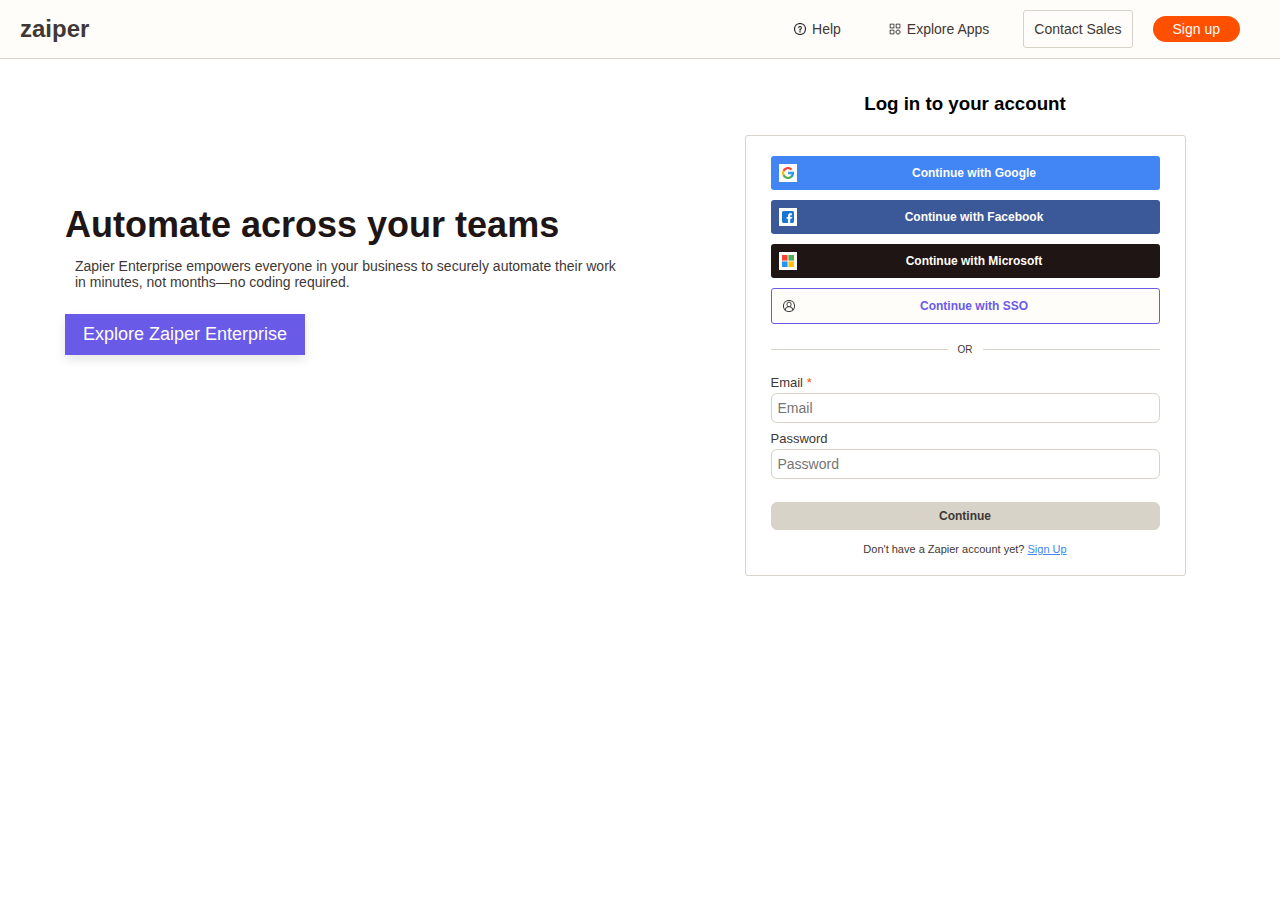
<file: login.html>
<!DOCTYPE html>
<html lang="en">
<head>
    <meta charset="UTF-8">
    <meta name="viewport" content="width=device-width, initial-scale=1.0">
    <title>Login | Zaiper</title>

    <!-- favicon-->
    <link rel="icon" type="image/x-icon" href="images/zapier.png">

    <!-- link login.css-->
     <link rel="stylesheet" href="login.css">
</head>
<body>
    <div class="container">
        <!-- navbar-->
        <div class="navbar">
            <div><h2><a href="index.html" style="text-decoration: none; color: #413735;">zaiper</a></h2></div>
            
            <ul>
                <li>
                    <div style="display: flex; align-items: center; justify-content: center;" class="button1">
                        <img src="images/information.png" width="12px" height="12px" style="margin-right: 6px;">
                        <a href="help.html" style="text-decoration: none; color: #413735;">Help</a>
                    </div>
                </li>
                <li>
                    <div style="display: flex; align-items: center; justify-content: center;" class="button1">
                        <img src="images/application.png" width="12px" height="12px" style="margin-right: 6px;">
                        <a href="explore-apps.html" style="text-decoration: none; color: #413735;">Explore Apps</a>
                    </div>
                </li>

                <li>
                    <div class="contact" class="button1">
                        <a href="contact.html" style="text-decoration: none; color: #413735;">Contact Sales</a>
                    </div>
                </li>
                <li>
                    <div class="sign-up">
                        <a href="signup.html" style="text-decoration: none; color: #FFFDF9;">Sign up</a>
                    </div>
                </li>
            </ul>
        </div>

        <!-- login intro side-->
        <div class="intro-side">
            <h3>Automate across your teams</h3>

            <p>Zapier Enterprise empowers everyone in your business to securely automate their work in minutes, not months—no coding required.</p>
    
            <div class="explore">Explore Zaiper Enterprise</div>
            
        </div>

        <!-- login side-->
        <div class="login-side">
            <h3>Log in to your account</h3>

            <div class="login-2">
                <div style="background-color: #4285F4; display: flex; align-items: center; padding: 8px;" class="button">
                    <div style="padding: 0px; margin: 0px; height: 18px; width: 18px; background-color: #FFFDF9; border-radius: 0px; display: flex; align-items: center; justify-content: center; ">
                        <img src="images/google-symbol.png" height="12px" width="12px">
                    </div>
                    <div style="padding: 0px; margin: auto; font-weight: 550; font-size: 12px;">Continue with Google </div>
                </div>

                <div style="background-color: #3B5999; display: flex; align-items: center; padding: 8px;" class="button">
                    <div style="padding: 0px; margin: 0px; height: 18px; width: 18px; background-color: #FFFDF9; border-radius: 0px; display: flex; align-items: center; justify-content: center; ">
                        <img src="images/facebook (1).png" height="12px" width="12px">
                    </div>
                    <div style="padding: 0px; margin: auto; font-weight: 550; font-size: 12px;">Continue with Facebook </div>
                </div>

                <div style="background-color: #201515; display: flex; align-items: center; padding: 8px;" class="button">
                    <div style="padding: 0px; margin: 0px; height: 18px; width: 18px; background-color: #FFFDF9; border-radius: 0px; display: flex; align-items: center; justify-content: center; ">
                        <img src="images/microsoft.png" height="12px" width="12px">
                    </div>
                    <div style="padding: 0px; margin: auto; font-weight: 550; font-size: 12px;">Continue with Microsoft </div>
                </div>

                <div style="background-color: #FFFDF9; display: flex; align-items: center; padding: 8px; border: 1px solid #695BE8;" class="button">
                    <div style="padding: 0px; margin: 0px; height: 18px; width: 18px; background-color: #FFFDF9; border-radius: 0px; display: flex; align-items: center; justify-content: center; ">
                        <img src="images/user (1).png" height="12px" width="12px">
                    </div>
                    <div style="padding: 0px; margin: auto; font-weight: 550; font-size: 12px; color: #695BE8;">Continue with SSO </div>
                </div>
    
                <!-- Horizontal divider-->

                <div style="display: flex; align-items: center; width: 100%;  justify-content: center; margin-top: 20px;">
                    <div style="flex: 1; height: 1px; background-color: #D7D3C9; padding: 0px;"></div>
                    <div style="margin-left: 10px; margin-right: 10px; font-size: 10px; padding: 0px; color: #413735;">OR</div>
                    <div style="flex: 1; height: 1px; background-color: #D7D3C9; padding: 0px;"></div>
                </div>
                  
     
                <form id="my-form">
                    <label for="email">Email <span style="color: #FF4F00;">*</span> </label><br>
                    <input type="text" id="email" name="email" placeholder="Email" required><br>
    
                    <label for="password">Password</label><br>
                    <input type="text" id="password" name="password" placeholder="Password" required><br><br>
                    <input type="submit" value="Continue" id="submit" disabled>
                </form> 

                <script src="script.js">
                    
                </script>
    
                <div style="font-size: 11px; color: #201515; margin-top: 5px; margin-bottom: 0px; color: #413735; text-align: center;">Don't have a Zapier account yet? <a href="signup.html" style="text-decoration: underline; color: #4285F4;">Sign Up</a> </div>
    
            </div>
                    
        </div>

    </div>

</body>
</html>
</file>
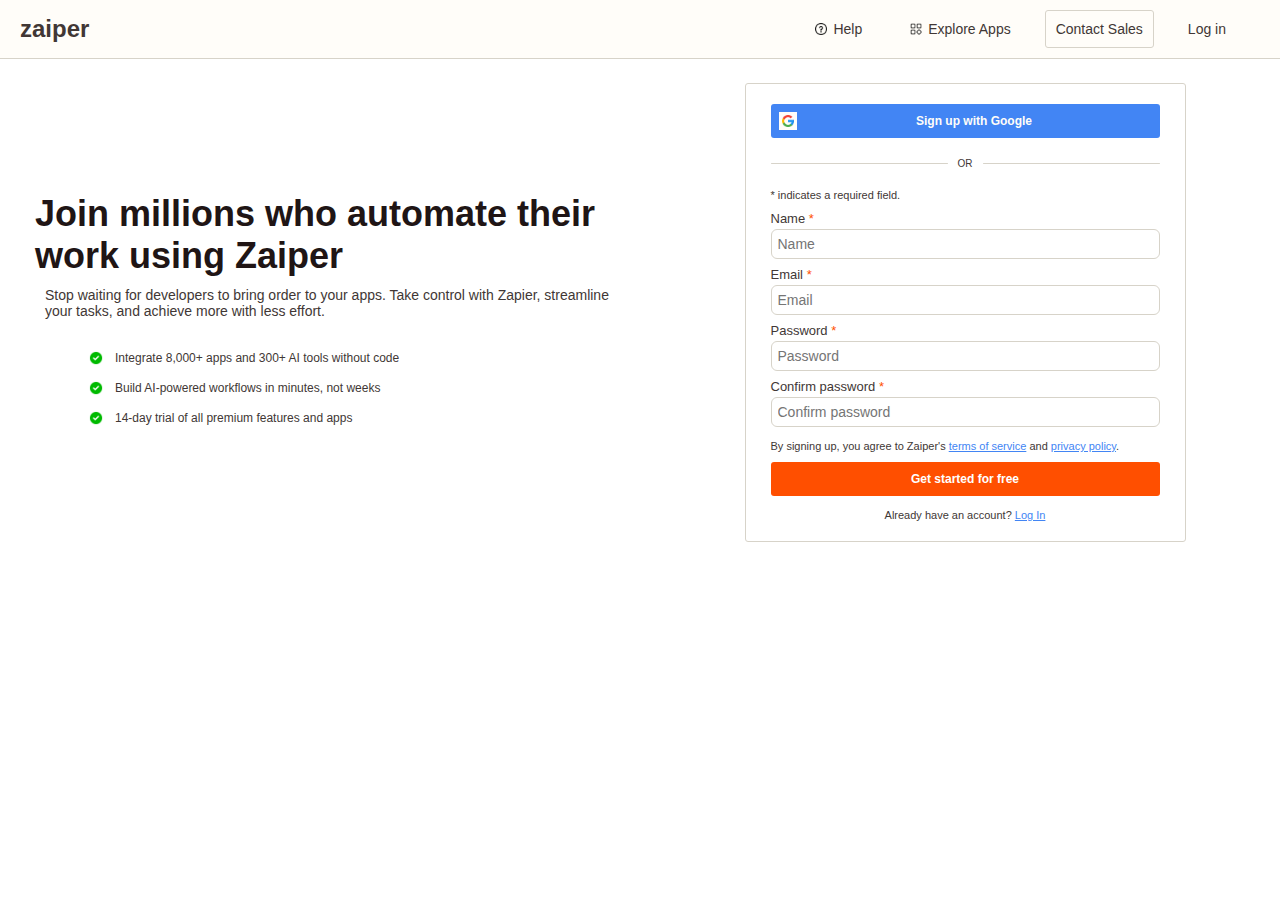
<file: signup.html>
<!DOCTYPE html>
<html lang="en">

<head>
    <meta charset="UTF-8">
    <meta name="viewport" content="width=device-width, initial-scale=1.0">
    <title>Signup | Zaiper</title>

    <!-- favicon-->
    <link rel="icon" type="image/x-icon" href="images/zapier.png">

    <!-- link login.css-->
    <link rel="stylesheet" href="signup.css">
</head>

<body>
    <div class="container">
        <!-- navbar-->
        <div class="navbar">
            <div>
                <h2><a href="index.html" style="text-decoration: none; color: #413735;">zaiper</a></h2>
            </div>

            <ul>
                <li>
                    <div style="display: flex; align-items: center; justify-content: center;" class="button1">
                        <img src="images/information.png" width="12px" height="12px" style="margin-right: 6px;">
                        <a href="help.html" style="text-decoration: none; color: #413735;">Help</a>
                    </div>
                </li>
                <li>
                    <div style="display: flex; align-items: center; justify-content: center;" class="button1">
                        <img src="images/application.png" width="12px" height="12px" style="margin-right: 6px;">
                        <a href="explore-apps.html" style="text-decoration: none; color: #413735;">Explore Apps</a>
                    </div>
                </li>

                <li>
                    <div class="contact" class="button1">
                        <a href="contact.html" style="text-decoration: none; color: #413735;">Contact Sales</a>
                    </div>
                </li>
                <li>
                    <div class="button1">
                        <a href="login.html" style="text-decoration: none; color: #413735;">Log in</a>
                    </div>
                </li>
            </ul>
        </div>

        <!-- login intro side-->
        <div class="intro-side">
            <h3>Join millions who automate their work using Zaiper</h3>

            <p>Stop waiting for developers to bring order to your apps. Take control with Zapier, streamline your tasks, and achieve more with less effort.</p>

            <ul style="list-style-type: none; font-size: 12px; margin-left: 0px;">
                <li>
                    <div style="display: flex; align-items: center; justify-content: start; color:#413735"
                        class="button1">
                        <img src="images/check.png" width="14px" height="14px" style="margin-right: 12px;">
                        Integrate 8,000+ apps and 300+ AI tools without code
                    </div>
                </li>
                <li>
                    <div style="display: flex; align-items: center; justify-content: start; color:#413735"
                        class="button1">
                        <img src="images/check.png" width="14px" height="14px" style="margin-right: 12px;">
                        Build AI-powered workflows in minutes, not weeks
                    </div>
                </li>
                <li>
                    <div style="display: flex; align-items: center; justify-content: start; color:#413735"
                        class="button1">
                        <img src="images/check.png" width="14px" height="14px" style="margin-right: 12px;">
                        14-day trial of all premium features and apps
                    </div>
                </li>
            </ul>

        </div>

        <!-- login side-->
        <div class="login-side">

            <div class="login-2">
                <div style="background-color: #4285F4; display: flex; align-items: center; padding: 8px;"
                    class="button">
                    <div
                        style="padding: 0px; margin: 0px; height: 18px; width: 18px; background-color: #FFFDF9; border-radius: 0px; display: flex; align-items: center; justify-content: center; ">
                        <img src="images/google-symbol.png" height="12px" width="12px">
                    </div>
                    <div style="padding: 0px; margin: auto; font-weight: 550; font-size: 12px;">Sign up with Google
                    </div>
                </div>

                <!-- Horizontal divider-->

                <div
                    style="display: flex; align-items: center; width: 100%;  justify-content: center; margin-top: 20px;">
                    <div style="flex: 1; height: 1px; background-color: #D7D3C9; padding: 0px;"></div>
                    <div style="margin-left: 10px; margin-right: 10px; font-size: 10px; padding: 0px; color: #413735;">
                        OR</div>
                    <div style="flex: 1; height: 1px; background-color: #D7D3C9; padding: 0px;"></div>
                </div>

                <div style="color: #413735; font-size: 11px;">* indicates a required field.</div>

                <form id="my-form">
                    <label for="name">Name <span style="color: #FF4F00;">*</span></label><br>
                    <input type="text" id="name" name="name" placeholder="Name"><br>

                    <label for="email">Email <span style="color: #FF4F00;">*</span></label><br>
                    <input type="text" id="email" name="email" placeholder="Email"><br>

                    <label for="password">Password <span style="color: #FF4F00;">*</span></label><br>
                    <input type="password" id="password" name="password" placeholder="Password"><br>

                    <label for="confirm-password">Confirm password <span style="color: #FF4F00;">*</span></label><br>
                    <input type="password" id="confirm-password" name="confirm-password"
                        placeholder="Confirm password"><br>

                    <div
                        style="font-size: 11px; color: #201515; margin-top: 5px; margin-bottom: 10px; color: #413735; text-align: start;">
                        By signing up, you agree to Zaiper's
                        <a href="terms.html" style="text-decoration: underline; color: #4285F4;">terms of service</a>
                        and
                        <a href="terms.html" style="text-decoration: underline; color: #4285F4;">privacy policy</a>.
                    </div>

                    <input type="submit" value="Get started for free" id="submit">
                </form>

                <script src="regex.js">

                </script>

                <div
                    style="font-size: 11px; color: #201515; margin-top: 5px; margin-bottom: 0px; color: #413735; text-align: center;">
                    Already have an account? <a href="login.html"
                        style="text-decoration: underline; color: #4285F4;">Log In</a> </div>

            </div>

        </div>

    </div>

</body>

</html>
</file>
<file: home.css>
/* css variables */
:root {
  --clr-white: #FFFDF9;
  --clr-orange-red: #FF4F00;
  --clr-light-black: #413735;
  --clr-white-border: #D7D3C9;
  --clr-black-font: #201515;
  --clr-blue-1: #695BE8;
}

* {
  margin: 0;
  box-sizing: border-box;
  font-family: Helvetica, arial, sans-serif;
}

/* navbar */
.navbar {
  background-color: var(--clr-white);
  grid-column: 1 / span 2;
  display: flex;
  justify-content: space-between;
  align-items: center;
  padding: 10px 20px;
  border-bottom: 1px solid var(--clr-white-border);

  position: sticky;
  top: 0;
  left: 0;
  right: 0;
  z-index: 9999;
  /* Ensure the navbar stays on top */

}

.navbar ul {
  list-style-type: none;
  display: flex;
  align-items: center;
  margin: 0;
  padding: 0;
}

.navbar li {
  margin-right: 20px;
  color: var(--clr-light-black);
  font-size: 14px;
  display: flex;
  align-items: center;
}

.button1 {
  display: flex;
  align-items: center;
  justify-content: center;
  padding: 8px 14px;
  border-radius: 3px;
  transition: background-color 0.3s ease, transform 0.2s ease;
  cursor: pointer;
}

.button1:hover {
  background-color: #f0f0f0;
  transform: scale(1.05);
}

.contact {
  border: 1px solid #D7D3C9;
  border-radius: 3px;
  padding: 10px;
  font-size: 14px;
  transition: background-color 0.3s ease, transform 0.2s ease;

  cursor: pointer;
}

.contact:hover {
  background-color: #f0f0f0;
  transform: scale(1.05);
}

.sign-up {
  padding: 2px;
  border: none;
  border-radius: 40px;
  background-color: var(--clr-orange-red);
  padding: 5px 20px;
  color: white;
  font-size: 14px;
  transition: opacity 0.2s ease;
}

.sign-up:hover {
  opacity: 0.6;
}


/* Main content styles */
.content {
  
  padding: 20px;
  padding-top: 60px;
  text-align: center;

  /*background-image: url('images/box.png');*/
  background-size: cover;
  background-position: center;
  background-repeat: no-repeat;

  min-height: 80vh;
  /* Ensures content takes up a larger portion of the screen */
  border-radius: 0px;
  
}

.content h1 {
  font-size: 4em;
  /* Larger font size */
  color: var(--clr-light-black);
  margin-bottom: 20px;
  font-weight: bold;
}

.content p {
  font-size: 1.8em;
  /* Larger font size */
  color: var(--clr-black-font);
  margin-bottom: 20px;
  line-height: 1.6;
}

.explore {
  background-color: var(--clr-orange-red);
  font-size: 1.2em;
  color: var(--clr-white);
  padding: 10px 18px;
  border-radius: 50px;
  width: fit-content;
  margin: auto;
  box-shadow: rgba(0, 0, 0, 0.1) 0px 5px 10px 0px;
  
  cursor: pointer;
}

.explore:hover {

  transform: translateY(-4px);
  box-shadow: 0 4px 12px rgba(0, 0, 0, 0.2);

}

.carousel-container {
  max-width: 1200px;
  margin: 50px auto;
  border-radius: 0px;
  overflow: hidden;
  box-shadow: 0 4px 16px rgba(0, 0, 0, 0.15);
}

.carousel-inner img {
  width: 100%;
  height: 500px;
  object-fit: cover;
  border-radius: 00px;
}

.hero-section {
  padding: 60px 20px;
  padding-top: 40px;
  padding-bottom: 100px;
  background-color: #F8F4F0;
  color: #201515;
}

.hero-section h1 {
  font-size: 64px;
  margin-bottom: 20px;
  color: #201515;
}

.hero-section p {
  font-size: 18px;
  margin-bottom: 60px;
  color: #201515;
}

.hero-buttons {
  display: flex;
  justify-content: flex-start;
  gap: 0px;
}

.btn-primary,
.btn-secondary {
  width: 50%;
  text-align: center;
  padding: 48px;
  font-size: 32px;
  border: 1px solid black;
  cursor: pointer;
  border-radius: 0px;
  transition: all 0.3s ease;


  color: white;
  background-color: var(--clr-orange-red)
}


.btn-primary:hover {
  background-color: #002F06;
}

.btn-secondary:hover {
  background-color: #002F06;
}

.footer {
  background-color: #f9f8f6;
  padding: 40px 20px 20px;
  color: #201515;
  font-size: 14px;
}

.footer-columns {
  display: flex;
  flex-wrap: wrap;
  justify-content: space-between;
  column-gap: 20px;
  /* Reduced gap between columns */
  row-gap: 20px;
  margin-bottom: 30px;
}

.footer-col {
  flex: 1 1 150px;
  /* Shrinkable with a minimum width */
  margin: 5px;
  /* Smaller margin */
}


.footer-col h4 {
  font-size: 14px;
  margin-bottom: 10px;
  color: #201515;
  font-weight: 550;
}

.footer-col ul {
  list-style: none;
  padding: 0;
}

.footer-col ul li {
  margin-bottom: 4px;
}

.footer-col ul li a {
  text-decoration: none;
  color: #413735;
  transition: color 0.3s;
  font-size: 11px;
}

.footer-col ul li a:hover {
  color: var(--clr-blue-1);
  text-decoration: underline;
}


.footer-bottom {
  text-align: center;
  font-size: 14px;
  border-top: 1px solid #ccc;
  padding-top: 15px;
  color: #413735;
}

.footer-row-1 h4 {
  font-size: 14px;
  text-align: center;
  color: #201515;
}

.footer-row-1 ul {
  display: flex;
  list-style-type: none;
  justify-content: center;

}

.footer-row-1 ul li {
  font-size: 10px;
  margin-right: 10px;
}

.footer-row-1 ul li a {
  text-decoration: none;
  color: #413735;

}

.footer-row-1 ul li a:hover {
  color: var(--clr-blue-1);
  text-decoration: underline;

}

.footer-follow {
  display: flex;
  flex-direction: row;
  align-items: center;
  justify-content: space-between;

}

.footer-follow h4 {
  font-size: 11px;
  color: #413735;
  margin: 0;
}

.social-icons {
  display: flex;
  align-items: center;
  justify-content: center;
  gap: 10px;

}

.social-icons a {
  display: inline-block;
  transition: transform 0.3s ease;
}

.social-icons a img {
  width: 20px;
  height: 20px;
  display: inline-block;

  border-radius: 50%;
}

.social-icons a:hover {
  transform: scale(1.2);
}

.div-option {
  display: flex;
  justify-content: start;
  align-items: center;
  gap: 14px;

}

.div-option a {
  text-decoration: none;
  font-size: 11px;
  color: #413735;
}

.div-option a:hover {
  color: var(--clr-blue-1);
  text-decoration: underline;
}

.stories {
  background-color: #F8F4F0;
}

.story-grid {
  display: grid;
  grid-template-columns: 1fr 1fr;
  gap: 40px;
  padding: 20px;

  color: #201515;
  align-items: start;
}


.security {
  padding: 40px 20px;
  padding-bottom: 70px;
  background-color: #381933;
  color: #FFFEFB;
  display: flex;
  flex-direction: column;
  align-items: center;
  justify-content: start;
}

.security-grid {
  display: grid;
  grid-template-columns: 1.5fr 2fr;
  gap: 40px;
  padding: 20px;
  background-color: #381933;
  color: #FFFEFB;
  align-items: start;
}

.box-style {
  display: flex;
  flex-direction: row;
  width: 100%;
  align-self: center;
}

.box-style-1 {

  border: 1px solid #C5C0B133;

  padding-top: 20px;
  flex: 1;
  display: flex;
  flex-direction: column;
  align-items: center;
  justify-content: center;
}

.image {
  border-radius: 50%;
  width: 70px;
  height: 70px;
  margin-bottom: 10px;
}

.para {
  text-align: center;
  font-size: 11px;
  font-weight: 540;
}

.grid-container {
  display: grid;
  grid-template-columns: repeat(3, 1fr);
  gap: 0px;
  padding: 20px;
  width: 100%;
}

.grid-item {
  background-color: transparent;
  border: 1px solid #C5C0B133;
  padding: 16px;

  box-shadow: 0 0 8px rgba(0, 0, 0, 0.05);
}

.grid-image {
  width: 32px;
  height: 32px;
  background-color: white;
  border-radius: 6px;
  margin-bottom: 12px;
}

.grid-header {
  font-size: 22px;
  font-weight: 560;
  margin: 12px 0;
  color: #f0f0f0;
}

.grid-text {
  font-size: 11px;
  color: #f0f0f0;
  margin-top: 12px;
}

.btn-security {
  width: fit-content;
  font-weight: 540;
  padding-top: 20px;
}

.btn-security:hover {
  color: var(--clr-orange-red);
  cursor: pointer;
}

/* Small devices (phones, 600px and down) */
@media only screen and (max-width: 600px) {
  .navbar {
    flex-direction: column;
    align-items: flex-start;
    padding: 10px;
  }

  .navbar ul {
    flex-direction: column;
    width: 100%;
  }

  .navbar li {
    margin: 10px 0;
  }

  .content h1 {
    font-size: 2em;
  }

  .content p {
    font-size: 1em;
  }

  .explore {
    font-size: 1em;
    padding: 8px 16px;
  }

  .carousel-inner img {
    height: 250px;
  }

  .hero-section {
    padding: 40px 10px;
  }

  .hero-section h1 {
    font-size: 2em;
  }

  .hero-section p {
    font-size: 1em;
  }

  .hero-buttons {
    flex-direction: column;
  }

  .btn-primary,
  .btn-secondary {
    width: 100%;
    font-size: 1.2em;
    padding: 16px;
    margin-bottom: 10px;
  }

  .footer-columns {
    flex-direction: column;
  }

  .footer-follow {
    flex-direction: column;
    align-items: flex-start;
    gap: 10px;
  }

  .story-grid {
    grid-template-columns: 1fr;
  }

  .security-grid {
    grid-template-columns: 1fr;
  }

  .grid-container {
    grid-template-columns: 1fr;
  }
}

/* Medium devices (tablets, 768px and down) */
@media only screen and (max-width: 768px) {
  .navbar li {
    font-size: 12px;
  }

  .content h1 {
    font-size: 2.5em;
  }

  .content p {
    font-size: 1.3em;
  }

  .hero-section h1 {
    font-size: 2.5em;
  }

  .hero-buttons {
    flex-direction: column;
  }

  .btn-primary,
  .btn-secondary {
    width: 100%;
    font-size: 1.5em;
    padding: 20px;
  }

  .footer-columns {
    flex-direction: column;
  }

  .story-grid {
    grid-template-columns: 1fr;
  }

  .security-grid {
    grid-template-columns: 1fr;
  }

  .grid-container {
    grid-template-columns: 1fr;
  }
}
</file>
<file: login.css>
/* css variables */
:root {
    --clr-white: #FFFDF9;
    --clr-orange-red: #FF4F00;
    --clr-light-black: #413735;
    --clr-white-border: #D7D3C9;
    --clr-black-font: #201515;
    --clr-blue-1: #695BE8;
}

* {
    margin: 0;
    box-sizing: border-box;
    font-family: Helvetica, arial, sans-serif;
}

/* login */
.container {
    display: grid;
    grid-template-columns: 1fr 1fr;
    grid-template-rows: auto auto;
    column-gap: 20px;
    row-gap: 24px;
    margin-bottom: 20px;
}

/* navbar */
.navbar {
    background-color: var(--clr-white);
    grid-column: 1 / span 2;
    display: flex;
    justify-content: space-between;
    align-items: center;
    padding: 10px 20px;
    border-bottom: 1px solid var(--clr-white-border);
}

.navbar ul {
    list-style-type: none;
    display: flex;
    align-items: center;
    margin: 0;
    padding: 0;
}

.navbar li {
    margin-right: 20px;
    color: var(--clr-light-black);
    font-size: 14px;
    display: flex;
    align-items: center;
}

.button1 {
    display: flex;
    align-items: center;
    justify-content: center;
    padding: 8px 14px;
    border-radius: 3px;
    transition: background-color 0.3s ease, transform 0.2s ease;
    cursor: pointer;
}

.button1:hover {
    background-color: #f0f0f0;
    transform: scale(1.05);
}

.contact {
    border: 1px solid #D7D3C9;
    border-radius: 3px;
    padding: 10px;
    font-size: 14px;
    transition: background-color 0.3s ease, transform 0.2s ease;

    cursor: pointer;
}

.contact:hover {
    background-color: #f0f0f0;
    transform: scale(1.05);
}

.sign-up {
    padding: 2px;
    border: none;
    border-radius: 40px;
    background-color: var(--clr-orange-red);
    padding: 5px 20px;
    color: white;
    font-size: 14px;
    transition: opacity 0.2s ease;
}

.sign-up:hover {
    opacity: 0.6;
}

/* login intro side */
.intro-side {
    margin: auto;
    margin-left: 65px;
}

.intro-side h3 {
    font-size: 36px;
    margin: 0px 0px 12px;
    color: var(--clr-black-font);
}

.intro-side p {
    font-size: 14px;
    margin: 10px 10px 24px;
    color: var(--clr-light-black);
}

.explore {
    background-color: var(--clr-blue-1);
    font-size: 18px;
    color: var(--clr-white);
    padding: 10px 18px;
    width: fit-content;
    box-shadow: rgba(0, 0, 0, 0.1) 0px 5px 10px 0px;
    margin-bottom: 100px;
    cursor: pointer;
}

.explore:hover {
    background-color: var(--clr-orange-red);
    transform: translateY(-4px);
    box-shadow: 0 4px 12px rgba(0, 0, 0, 0.2);
    
}

/* login side */
.login-2 {
    margin: auto;
    width: 70%;
    height: fit-content;
    border: 1px solid var(--clr-white-border);
    border-radius: 3px;
    padding: 20px 25px;
}

.login-side h3 {
    margin: 10px 0px 20px;
    text-align: center;
}

.login-2 div {
    font-size: 14px;
    color: var(--clr-white);
    border: none;
    border-radius: 3px;
    margin-bottom: 10px;
}

form {
    font-size: 13px;
}

label {
    display: inline-block;
    color: var(--clr-light-black);
    margin-bottom: 3px;
}

input {
    border: 1px solid var(--clr-white-border);
    
    font-size: 14px;
    padding: 6px;
    border-radius: 6px;
    width: 100%;
    margin-bottom: 8px;
    caret-color: black;
}

input:focus::placeholder {
    color: transparent;
}

#submit {
    background-color: var(--clr-white-border);
    color: var(--clr-light-black);
    font-weight: 550;
    cursor: pointer;
    font-size: 12px;
}

.button {
    cursor: pointer;
    transition: opacity 0.2s ease;
    opacity: 1;
}

.button:hover {
    opacity: 0.8;
}

.button1:hover {
    cursor: pointer;
}

/*CSS Media Quesries for Responsiveness*/
@media (max-width: 720px) {
    .container {
        display: block;
        margin: 20px;
    }

    .navbar {
        display: flex;
        flex-direction: row; /* Horizontal layout */
        align-items: center;

        padding: 10px;
    }
    
    .navbar ul {
        display: flex;
        flex-direction: row;
        list-style: none;
        padding: 0;
        margin: 0;
    }
    
    .navbar li {
        margin: 0 5px;
    }
    
    .button1 a, .contact a, .contact {
        display: none; 
    }
    
    .button1 img {
        width: 20px;
        height: 20px;
    }
    

    .intro-side {
        display: none;
    }

    .login-side {
        margin: 20px auto;
        width: 90%;
        
    }

    .login-2 {
        width: 100%;
        padding: 15px;
    }

}

@media (max-width: 420px) {
    .navbar ul{
        display: none;
    }
}
</file>
<file: signup.css>
/* css variables */
:root {
    --clr-white: #FFFDF9;
    --clr-orange-red: #FF4F00;
    --clr-light-black: #413735;
    --clr-white-border: #D7D3C9;
    --clr-black-font: #201515;
    --clr-blue-1: #695BE8;
}

* {
    margin: 0;
    box-sizing: border-box;
    font-family: Helvetica, arial, sans-serif;
}

/* login */
.container {
    display: grid;
    grid-template-columns: 1fr 1fr;
    grid-template-rows: auto auto;
    column-gap: 20px;
    row-gap: 24px;
    margin-bottom: 20px;
}

/* navbar */
.navbar {
    background-color: var(--clr-white);
    grid-column: 1 / span 2;
    display: flex;
    justify-content: space-between;
    align-items: center;
    padding: 10px 20px;
    border-bottom: 1px solid var(--clr-white-border);
}

.navbar ul {
    list-style-type: none;
    display: flex;
    align-items: center;
    margin: 0;
    padding: 0;
}

.navbar li {
    margin-right: 20px;
    color: var(--clr-light-black);
    font-size: 14px;
    display: flex;
    align-items: center;
}

.button1 {
    display: flex;
    align-items: center;
    justify-content: center;
    padding: 8px 14px;
    border-radius: 3px;
    transition: background-color 0.3s ease, transform 0.2s ease;
    cursor: pointer;
}

.button1:hover {
    background-color: #f0f0f0;
    transform: scale(1.05);
}

.contact {
    border: 1px solid #D7D3C9;
    border-radius: 3px;
    padding: 10px;
    font-size: 14px;
    transition: background-color 0.3s ease, transform 0.2s ease;

    cursor: pointer;
}

.contact:hover {
    background-color: #f0f0f0;
    transform: scale(1.05);
}

#submit {
    width: 100%;
    padding: 2px;
    border: none;
    border-radius: 3px;
    background-color: var(--clr-orange-red);
    padding: 10px 10px;
    color: white;
    font-size: 12px;
    transition: opacity 0.2s ease;
    text-align: center;
    font-weight: 550;

    cursor: pointer;
}

#submit:hover {
    opacity: 0.6;
}

/* login intro side */
.intro-side {
    margin: auto;
    margin-left: 35px;
}

.intro-side h3 {
    font-size: 36px;
    color: var(--clr-black-font);
}

.intro-side p {
    font-size: 14px;
    margin: 10px 10px 24px;
    color: var(--clr-light-black);
}



/* login side */
.login-2 {
    margin: auto;
    width: 70%;
    height: fit-content;
    border: 1px solid var(--clr-white-border);
    border-radius: 3px;
    padding: 20px 25px;
}

.login-side h3 {
    margin: 10px 0px 20px;
    text-align: center;
}

.login-2 div {
    font-size: 14px;
    color: var(--clr-white);
    border: none;
    border-radius: 3px;
    margin-bottom: 10px;
}

form {
    font-size: 13px;
}

label {
    display: inline-block;
    color: var(--clr-light-black);
    margin-bottom: 3px;
}

input {
    border: 1px solid var(--clr-white-border);
    
    font-size: 14px;
    padding: 6px;
    border-radius: 6px;
    width: 100%;
    margin-bottom: 8px;
    caret-color: black;
}

input:focus::placeholder {
    color: transparent;
}

.button {
    cursor: pointer;
    transition: opacity 0.2s ease;
    opacity: 1;
}

.button:hover {
    opacity: 0.8;
}

.button1:hover {
    cursor: pointer;
}

/*CSS Media Quesries for Responsiveness*/
@media (max-width: 720px) {
    .container {
        display: block;
        margin: 20px;
    }

    .navbar {
        display: flex;
        flex-direction: row; /* Horizontal layout */
        align-items: center;

        padding: 10px;
    }
    
    .navbar ul {
        display: flex;
        flex-direction: row;
        list-style: none;
        padding: 0;
        margin: 0;
    }
    
    .navbar li {
        margin: 0 5px;
    }
    
    .button1 a, .contact a, .contact {
        display: none; 
    }
    
    .button1 img {
        width: 20px;
        height: 20px;
    }
    

    .intro-side {
        display: none;
    }

    .login-side {
        margin: 20px auto;
        width: 90%;
        
    }

    .login-2 {
        width: 100%;
        padding: 15px;
    }

}

@media (max-width: 420px) {
    .navbar ul{
        display: none;
    }
}
</file>
